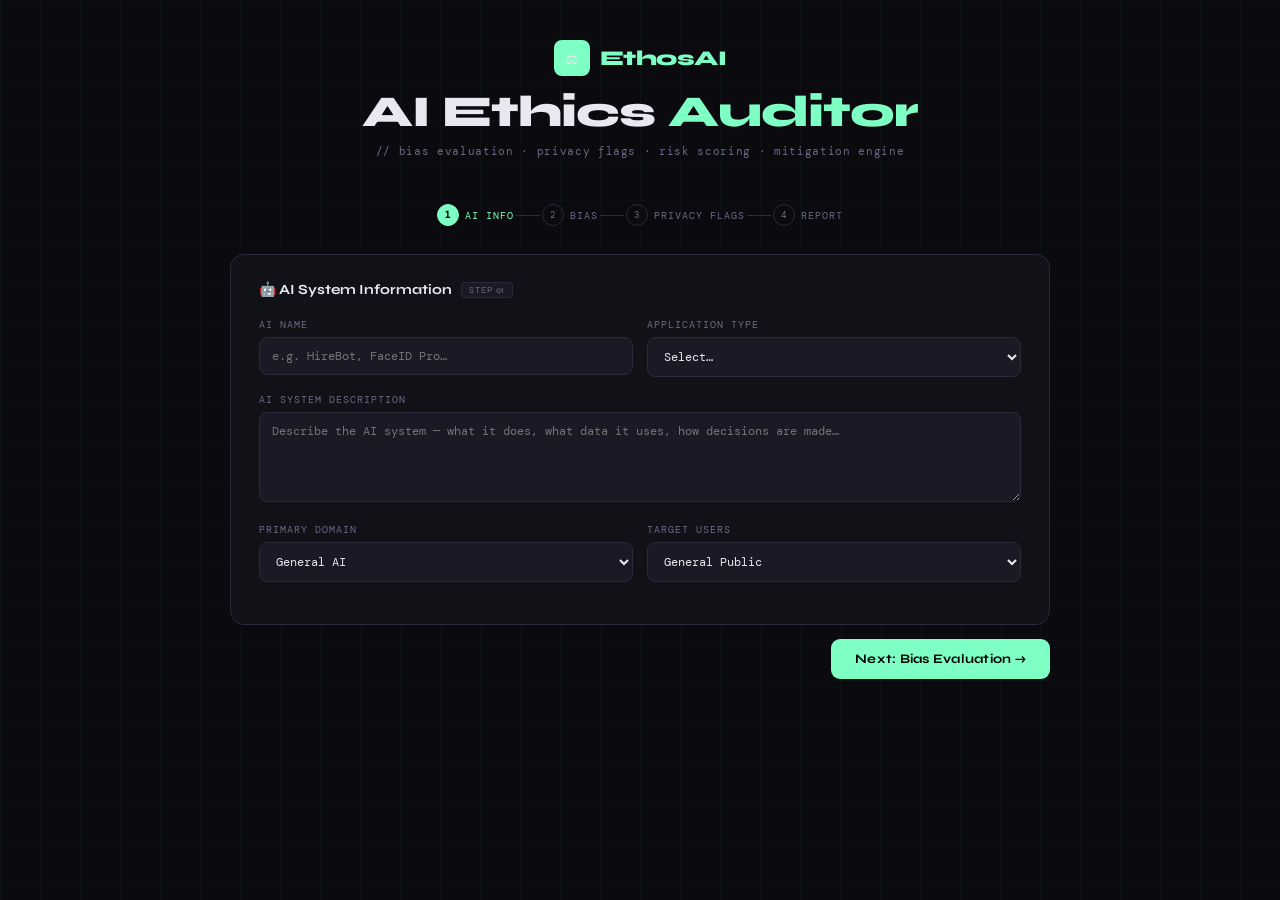
<file: index.html>
<!DOCTYPE html>
<html lang="en">
<head>
<meta charset="UTF-8">
<meta name="viewport" content="width=device-width, initial-scale=1.0">
<title>EthosAI — Ethics Auditor</title>
<link href="https://fonts.googleapis.com/css2?family=Syne:wght@700;800&family=DM+Mono:wght@400;500&display=swap" rel="stylesheet">
<link rel="stylesheet" href = "EthosAI.css">
</head>
<body>
<div class="wrap">

<header>
  <div class="logo">
    <div class="logo-box">⚖</div>
    <div class="logo-name">EthosAI</div>
  </div>
  <h1>AI Ethics <em>Auditor</em></h1>
  <p class="sub">// bias evaluation · privacy flags · risk scoring · mitigation engine</p>
</header>

<!-- STEP BAR — 4 steps -->
<div class="stepbar">
  <div class="step-item active" id="si1"><div class="snum">1</div><span>AI Info</span></div>
  <div class="sline"></div>
  <div class="step-item" id="si2"><div class="snum">2</div><span>Bias</span></div>
  <div class="sline"></div>
  <div class="step-item" id="si3"><div class="snum">3</div><span>Privacy Flags</span></div>
  <div class="sline"></div>
  <div class="step-item" id="si4"><div class="snum">4</div><span>Report</span></div>
</div>

<!-- ══════════════ STEP 1: AI INFO ══════════════ -->
<div id="s1">
  <div class="card">
    <div class="ctitle">🤖 AI System Information <span class="ctag">STEP 01</span></div>
    <div class="g2">
      <div class="field">
        <label class="flabel">AI Name</label>
        <input type="text" id="aiName" placeholder="e.g. HireBot, FaceID Pro…">
      </div>
      <div class="field">
        <label class="flabel">Application Type</label>
        <select id="aiType">
          <option value="">Select…</option>
          <option value="chatbot">Chatbot / Virtual Assistant</option>
          <option value="hiring">Hiring / Recruitment AI</option>
          <option value="recommendation">Recommendation System</option>
          <option value="medical">Medical / Health AI</option>
          <option value="surveillance">Surveillance / Monitoring</option>
          <option value="credit">Credit / Financial Scoring</option>
          <option value="autonomous">Autonomous System</option>
          <option value="face_recognition">Face Recognition System</option>
          <option value="content">Content Generation</option>
          <option value="other">Other</option>
        </select>
      </div>
    </div>
    <div class="field">
      <label class="flabel">AI System Description</label>
      <textarea id="purpose" placeholder="Describe the AI system — what it does, what data it uses, how decisions are made…"></textarea>
    </div>
    <div class="g2">
      <div class="field">
        <label class="flabel">Primary Domain</label>
        <select id="domain">
          <option value="general">General AI</option>
          <option value="healthcare">Healthcare</option>
          <option value="finance">Finance</option>
          <option value="hiring">Hiring</option>
          <option value="education">Education</option>
          <option value="surveillance">Surveillance</option>
          <option value="autonomous">Autonomous System</option>
          <option value="customer_support">Customer Support</option>
        </select>
      </div>
      <div class="field">
        <label class="flabel">Target Users</label>
        <select id="targetUsers">
          <option value="general">General Public</option>
          <option value="vulnerable">Vulnerable Groups / Children</option>
          <option value="employees">Employees</option>
          <option value="patients">Healthcare Patients</option>
          <option value="job_seekers">Job Seekers</option>
          <option value="enterprises">Enterprises</option>
        </select>
      </div>
    </div>
  </div>
  <div class="brow">
    <button class="btn primary" onclick="goStep(2)">Next: Bias Evaluation →</button>
  </div>
</div>

<!-- ══════════════ STEP 2: BIAS QUESTIONS ══════════════ -->
<div id="s2" style="display:none">
  <div class="card">
    <div class="ctitle">⚖️ Bias &amp; Fairness Evaluation <span class="ctag">STEP 02</span></div>
    <div class="qblock">

      <div class="qitem">
        <div class="qtext"><span class="qnum">Q1.</span> Have you ever felt that this AI responds unfairly or differently to certain people or groups?</div>
        <div class="opts">
          <div class="opt" onclick="pick('b1',0,this)"><div class="odot"></div><div class="olabel">Never</div><div class="oscore">0 pts</div></div>
          <div class="opt" onclick="pick('b1',1,this)"><div class="odot"></div><div class="olabel">Not sure</div><div class="oscore">1 pt</div></div>
          <div class="opt" onclick="pick('b1',2,this)"><div class="odot"></div><div class="olabel">Yes, sometimes</div><div class="oscore">2 pts</div></div>
        </div>
      </div>

      <div class="qitem">
        <div class="qtext"><span class="qnum">Q2.</span> Has the AI ever given responses that seemed stereotypical, offensive, or biased?</div>
        <div class="opts">
          <div class="opt" onclick="pick('b2',0,this)"><div class="odot"></div><div class="olabel">Never</div><div class="oscore">0 pts</div></div>
          <div class="opt" onclick="pick('b2',1,this)"><div class="odot"></div><div class="olabel">Rarely</div><div class="oscore">1 pt</div></div>
          <div class="opt" onclick="pick('b2',2,this)"><div class="odot"></div><div class="olabel">Often</div><div class="oscore">2 pts</div></div>
        </div>
      </div>

      <div class="qitem">
        <div class="qtext"><span class="qnum">Q3.</span> Do you notice the AI giving different answers for similar questions asked by different users?</div>
        <div class="opts">
          <div class="opt" onclick="pick('b3',0,this)"><div class="odot"></div><div class="olabel">No</div><div class="oscore">0 pts</div></div>
          <div class="opt" onclick="pick('b3',1,this)"><div class="odot"></div><div class="olabel">Not sure</div><div class="oscore">1 pt</div></div>
          <div class="opt" onclick="pick('b3',2,this)"><div class="odot"></div><div class="olabel">Yes</div><div class="oscore">2 pts</div></div>
        </div>
      </div>

      <div class="qitem">
        <div class="qtext"><span class="qnum">Q4.</span> Do you trust this AI to treat all users fairly regardless of gender, age, or background?</div>
        <div class="opts">
          <div class="opt" onclick="pick('b4',0,this)"><div class="odot"></div><div class="olabel">Yes</div><div class="oscore">0 pts</div></div>
          <div class="opt" onclick="pick('b4',1,this)"><div class="odot"></div><div class="olabel">Not sure</div><div class="oscore">1 pt</div></div>
          <div class="opt" onclick="pick('b4',2,this)"><div class="odot"></div><div class="olabel">No</div><div class="oscore">2 pts</div></div>
        </div>
      </div>

    </div>
  </div>
  <div class="brow">
    <button class="btn secondary" onclick="goStep(1)">← Back</button>
    <button class="btn primary" onclick="goStep(3)">Next: Privacy Flags →</button>
  </div>
</div>

<!-- ══════════════ STEP 3: PRIVACY FLAGS ══════════════ -->
<div id="s3" style="display:none">
  <div class="card">
    <div class="ctitle">🔐 Privacy Risk Flag Detection <span class="ctag">STEP 03</span></div>
    <p style="font-size:11px;color:#6b6b88;margin-bottom:18px;line-height:1.7">Select all privacy-related indicators that apply to this AI system. Each flag adds a weighted risk score to the Privacy dimension.</p>
    <div class="flag-grid">

      <div class="flag-item" onclick="toggleFlag('PRIVACY_PERSONAL_DATA_FLAG',5,this)">
        <div class="fchk"></div>
        <div>
          <span class="fname">Collects personal data (name, email, ID, etc.)</span>
          <span class="fscore">PRIVACY_PERSONAL_DATA_FLAG · +5 pts</span>
        </div>
      </div>

      <div class="flag-item" onclick="toggleFlag('PRIVACY_CAMERA_FLAG',4,this)">
        <div class="fchk"></div>
        <div>
          <span class="fname">Uses camera or image capture</span>
          <span class="fscore">PRIVACY_CAMERA_FLAG · +4 pts</span>
        </div>
      </div>

      <div class="flag-item" onclick="toggleFlag('PRIVACY_CLOUD_FLAG',3,this)">
        <div class="fchk"></div>
        <div>
          <span class="fname">Stores data in the cloud</span>
          <span class="fscore">PRIVACY_CLOUD_FLAG · +3 pts</span>
        </div>
      </div>

      <div class="flag-item" onclick="toggleFlag('PRIVACY_BIOMETRIC_FLAG',5,this)">
        <div class="fchk"></div>
        <div>
          <span class="fname">Stores or processes biometric data</span>
          <span class="fscore">PRIVACY_BIOMETRIC_FLAG · +5 pts</span>
        </div>
      </div>

      <div class="flag-item" onclick="toggleFlag('PRIVACY_NO_ENCRYPTION_FLAG',4,this)">
        <div class="fchk"></div>
        <div>
          <span class="fname">No encryption mentioned or implemented</span>
          <span class="fscore">PRIVACY_NO_ENCRYPTION_FLAG · +4 pts</span>
        </div>
      </div>

      <div class="flag-item" onclick="toggleFlag('PRIVACY_NO_CONSENT_FLAG',5,this)">
        <div class="fchk"></div>
        <div>
          <span class="fname">No user consent mechanism in place</span>
          <span class="fscore">PRIVACY_NO_CONSENT_FLAG · +5 pts</span>
        </div>
      </div>

    </div>
  </div>
  <div class="brow">
    <button class="btn secondary" onclick="goStep(2)">← Back</button>
    <button class="btn primary" onclick="runReport()">Generate Ethics Report ⚡</button>
  </div>
</div>

<!-- LOADING -->
<div id="loading">
  <div class="spin"></div>
  <p class="ltxt">// running bias analysis · calculating risk scores…</p>
</div>

<!-- ══════════════ STEP 4: REPORT ══════════════ -->
<div id="results">

  <!-- Overall Banner -->
  <div class="rbanner" id="rbanner">
    <div class="rhead">
      <div>
        <div class="rcatl">Ethical Risk Assessment</div>
        <div class="rcatn" id="rcatn">—</div>
        <div class="rsubn" id="rsubn">—</div>
      </div>
      <div class="rscorebl">
        <div class="rscore" id="rscore">—</div>
        <div class="rscorel">Final Score / 100</div>
      </div>
    </div>
    <div class="barwrap"><div class="barfill" id="rbarfill" style="width:0%"></div></div>
    <div class="barmarks">
      <span>0 LOW</span><span>25</span><span>50</span><span>75</span><span>100 CRITICAL</span>
    </div>
  </div>

  <!-- Formula Breakdown -->
  <div class="card" id="formulaCard" style="animation-delay:.05s">
    <div class="ctitle">📊 Weighted Score Formula <span class="ctag">CALCULATION</span></div>
    <p style="font-size:10px;color:#6b6b88;margin-bottom:14px;line-height:1.8;font-family:'DM Mono',monospace">
      Total = (Bias × 0.50) + (Privacy × 0.50) &nbsp;→&nbsp; Final Score = Total × 10 &nbsp;(0–100 scale)
    </p>
    <div class="formula-row" id="formulaRow"></div>
  </div>

  <!-- 2 Pillar Score Cards -->
  <div class="pgrid2" id="pgrid2"></div>

  <!-- Detected Privacy Flags -->
  <div class="card" style="animation-delay:.2s">
    <div class="ctitle">🚩 Detected Privacy Flags <span class="ctag">FLAG ANALYSIS</span></div>
    <div class="flag-section">
      <div class="flag-pills" id="privacyFlagPills"></div>
    </div>
  </div>

  <!-- Mitigation Suggestions -->
  <div class="card" style="animation-delay:.26s">
    <div class="ctitle">🛠️ Mitigation Suggestions <span class="ctag">ACTION PLAN</span></div>
    <ul class="sug-list" id="suglist"></ul>
  </div>

  <!-- Framework Reference -->
  <div class="card" style="animation-delay:.32s">
    <div class="ctitle">📚 Framework Reference <span class="ctag">INDUSTRY STANDARD</span></div>
    <p style="font-size:11px;color:#6b6b88;margin-bottom:12px;line-height:1.7">This assessment is based on internationally recognised AI ethics frameworks:</p>
    <div class="fw-row">
      <span class="fw-pill">EU AI Act</span>
      <span class="fw-pill">NIST AI RMF</span>
      <span class="fw-pill">ISO/IEC 23894</span>
      <span class="fw-pill">OECD AI Principles</span>
    </div>
  </div>

  <div class="frow">
    <div class="fmeta">Audited: <strong id="rname">—</strong> &nbsp;|&nbsp; Domain: <strong id="rdomain">—</strong></div>
    <button class="btn secondary" onclick="restart()">← New Audit</button>
  </div>
</div>

</div>

<script src ="EthosAI.js"></script>

</body>
</html>
</file>
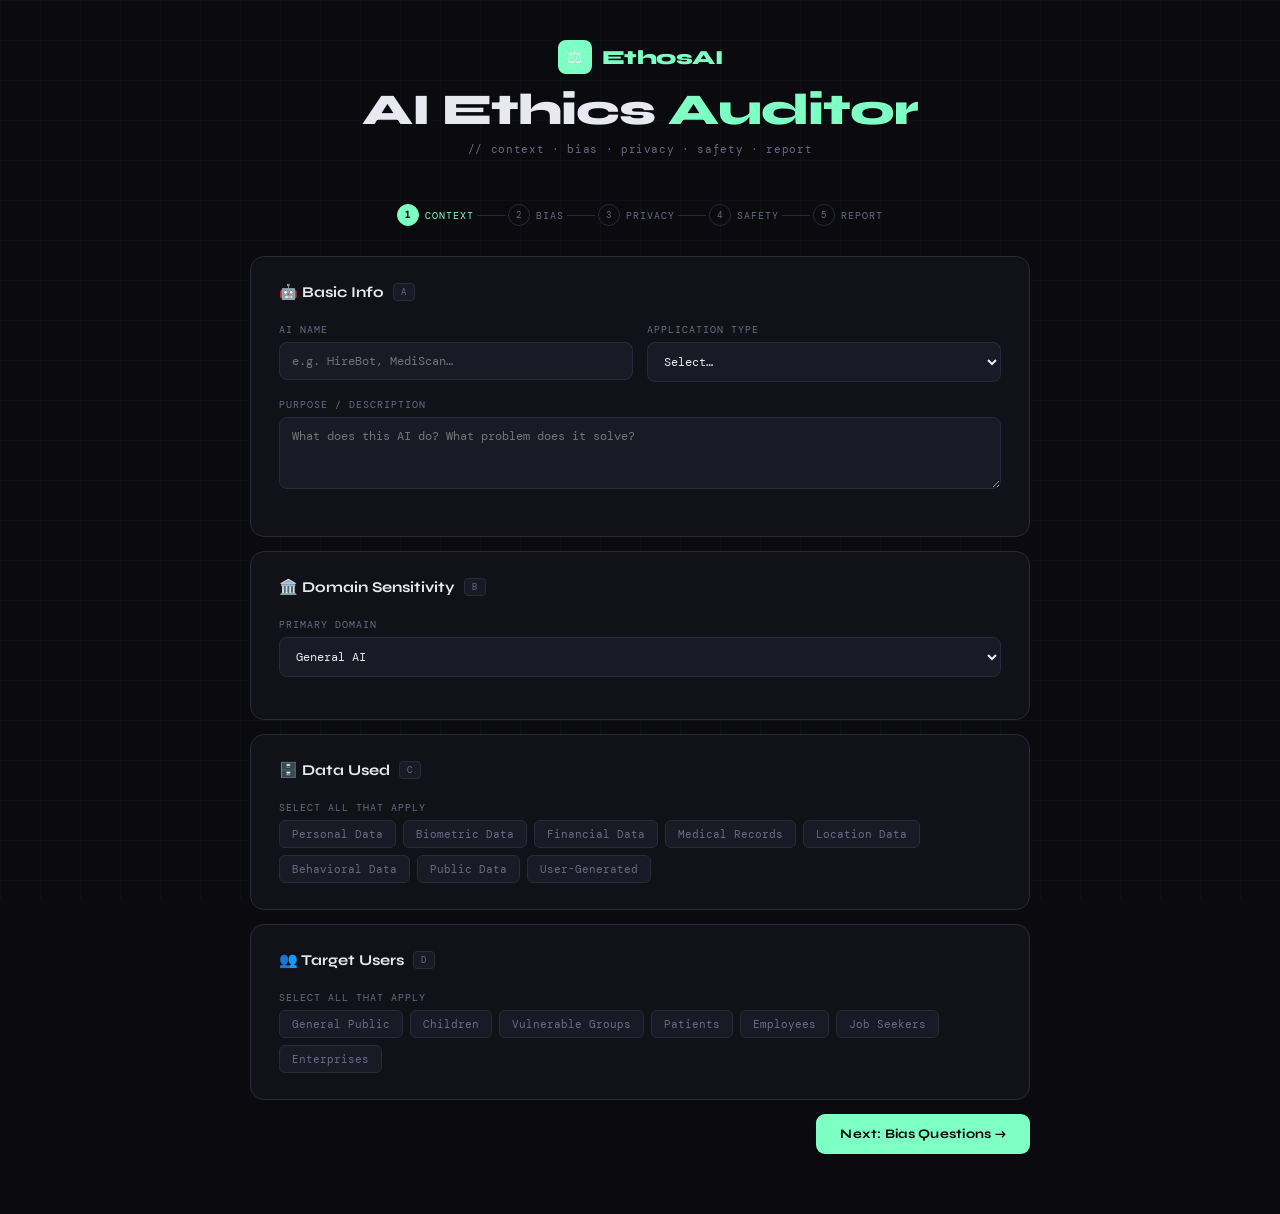
<file: ai-ethics-auditor (1).html>
<!DOCTYPE html>
<html lang="en">
<head>
<meta charset="UTF-8">
<meta name="viewport" content="width=device-width, initial-scale=1.0">
<title>EthosAI — Ethics Auditor</title>
<link href="https://fonts.googleapis.com/css2?family=Syne:wght@700;800&family=DM+Mono:wght@400;500&display=swap" rel="stylesheet">
<style>
*{box-sizing:border-box;margin:0;padding:0}
body{font-family:'DM Mono',monospace;background:#0a0a0f;color:#e8e8f0;min-height:100vh}
body::before{content:'';position:fixed;inset:0;background-image:linear-gradient(rgba(126,255,196,.03) 1px,transparent 1px),linear-gradient(90deg,rgba(126,255,196,.03) 1px,transparent 1px);background-size:40px 40px;pointer-events:none;z-index:0}
.wrap{max-width:820px;margin:0 auto;padding:0 20px 60px;position:relative;z-index:1}

/* header */
header{text-align:center;padding:40px 0 20px}
.logo{display:inline-flex;align-items:center;gap:10px;margin-bottom:12px}
.logo-box{width:34px;height:34px;background:#7effc4;border-radius:8px;display:flex;align-items:center;justify-content:center;font-size:17px}
.logo-name{font-family:'Syne',sans-serif;font-size:20px;font-weight:800;color:#7effc4;letter-spacing:-.5px}
h1{font-family:'Syne',sans-serif;font-size:clamp(26px,5vw,44px);font-weight:800;letter-spacing:-1px;line-height:1.1;margin-bottom:8px}
h1 em{font-style:normal;color:#7effc4}
.sub{color:#6b6b88;font-size:11px;letter-spacing:.06em}

/* step bar */
.stepbar{display:flex;align-items:center;justify-content:center;flex-wrap:wrap;gap:0;row-gap:10px;margin:28px 0 30px}
.step-item{display:flex;align-items:center;gap:6px;font-size:10px;letter-spacing:.1em;text-transform:uppercase;color:#6b6b88;transition:color .25s}
.step-item.active{color:#7effc4}
.step-item.done{color:#6b6b88}
.snum{width:22px;height:22px;border-radius:50%;border:1px solid #2a2a3a;display:flex;align-items:center;justify-content:center;font-size:9px;transition:all .25s;flex-shrink:0}
.step-item.active .snum{background:#7effc4;border-color:#7effc4;color:#000;font-weight:700}
.step-item.done .snum{background:#1a1a26;border-color:#7effc4;color:#7effc4}
.sline{width:28px;height:1px;background:#2a2a3a;margin:0 3px;flex-shrink:0}

/* card */
.card{background:#111118;border:1px solid #2a2a3a;border-radius:14px;padding:26px 28px;margin-bottom:14px;animation:up .3s ease both}
@keyframes up{from{opacity:0;transform:translateY(12px)}to{opacity:1;transform:translateY(0)}}
.ctitle{font-family:'Syne',sans-serif;font-size:15px;font-weight:700;margin-bottom:22px;display:flex;align-items:center;gap:9px}
.ctag{font-size:9px;background:#1a1a26;border:1px solid #2a2a3a;padding:2px 7px;border-radius:4px;color:#6b6b88;letter-spacing:.1em;font-family:'DM Mono',monospace;font-weight:400}

/* form */
.field{margin-bottom:16px}
.flabel{display:block;font-size:10px;letter-spacing:.1em;text-transform:uppercase;color:#6b6b88;margin-bottom:6px}
input[type=text],textarea,select{width:100%;background:#1a1a26;border:1px solid #2a2a3a;border-radius:8px;color:#e8e8f0;font-family:'DM Mono',monospace;font-size:12px;padding:10px 12px;outline:none;transition:border-color .2s}
input[type=text]:focus,textarea:focus,select:focus{border-color:#7effc4;box-shadow:0 0 0 2px rgba(126,255,196,.07)}
textarea{resize:vertical;min-height:72px}
select option{background:#1a1a26}
.g2{display:grid;grid-template-columns:1fr 1fr;gap:14px}
@media(max-width:560px){.g2{grid-template-columns:1fr}}

/* chips */
.chips{display:flex;flex-wrap:wrap;gap:7px}
.chip{padding:6px 12px;border-radius:6px;border:1px solid #2a2a3a;background:#1a1a26;color:#6b6b88;font-family:'DM Mono',monospace;font-size:11px;cursor:pointer;transition:all .15s;user-select:none}
.chip:hover{border-color:#7effc4;color:#e8e8f0}
.chip.on{background:rgba(126,255,196,.1);border-color:#7effc4;color:#7effc4}

/* ── MULTI-CHOICE QUESTIONS ── */
.qblock{display:flex;flex-direction:column;gap:0}
.qitem{padding:18px 0;border-bottom:1px solid #1a1a26}
.qitem:last-child{border-bottom:none}
.qtext{font-size:13px;color:#e8e8f0;line-height:1.6;margin-bottom:12px;font-weight:500}
.qnum{color:#7effc4;font-family:'Syne',sans-serif;font-weight:700;margin-right:6px}
.options{display:flex;flex-direction:column;gap:7px}
.opt{display:flex;align-items:center;gap:10px;padding:10px 14px;border-radius:8px;border:1px solid #2a2a3a;background:#1a1a26;cursor:pointer;transition:all .18s;user-select:none}
.opt:hover{border-color:#7effc4}
.opt.sel{background:rgba(126,255,196,.1);border-color:#7effc4}
.opt.sel .opt-dot{background:#7effc4;border-color:#7effc4}
.opt.sel .opt-label{color:#7effc4}
.opt-dot{width:14px;height:14px;border-radius:50%;border:1px solid #3a3a4a;background:transparent;flex-shrink:0;transition:all .18s}
.opt-label{font-size:12px;color:#9a9ab0;flex:1;transition:color .18s}
.opt-score{font-size:10px;color:#4a4a5a;letter-spacing:.05em;flex-shrink:0}

/* buttons */
.btn{display:inline-flex;align-items:center;gap:7px;padding:12px 24px;border-radius:9px;border:none;font-family:'Syne',sans-serif;font-size:13px;font-weight:700;cursor:pointer;transition:all .2s;letter-spacing:.02em}
.primary{background:#7effc4;color:#000}
.primary:hover{background:#9fffda;transform:translateY(-1px);box-shadow:0 8px 20px rgba(126,255,196,.2)}
.secondary{background:#1a1a26;color:#e8e8f0;border:1px solid #2a2a3a}
.secondary:hover{border-color:#7effc4}
.brow{display:flex;gap:9px;justify-content:flex-end;margin-top:10px;flex-wrap:wrap}

/* loading */
#loading{display:none;text-align:center;padding:60px}
.spin{width:36px;height:36px;border:2px solid #2a2a3a;border-top-color:#7effc4;border-radius:50%;margin:0 auto 14px;animation:rot .8s linear infinite}
@keyframes rot{to{transform:rotate(360deg)}}
.ltxt{color:#6b6b88;font-size:11px;letter-spacing:.1em}

/* ── RESULTS ── */
#results{display:none}
.rbanner{border-radius:14px;padding:26px 28px;margin-bottom:14px;position:relative;overflow:hidden;animation:up .4s ease both}
.rbanner::before{content:'';position:absolute;inset:0;opacity:.05;background:radial-gradient(circle at 20% 50%,currentColor 0%,transparent 60%)}
.rbanner.low   {background:rgba(126,255,196,.07);border:1px solid rgba(126,255,196,.25);color:#7effc4}
.rbanner.medium{background:rgba(255,209,102,.07);border:1px solid rgba(255,209,102,.25);color:#ffd166}
.rbanner.high  {background:rgba(255,107,107,.07);border:1px solid rgba(255,107,107,.25);color:#ff6b6b}
.rhead{display:flex;justify-content:space-between;align-items:flex-start;flex-wrap:wrap;gap:12px;margin-bottom:16px}
.rcatl{font-family:'Syne',sans-serif;font-size:10px;font-weight:700;letter-spacing:.2em;text-transform:uppercase;opacity:.6;margin-bottom:3px}
.rcatn{font-family:'Syne',sans-serif;font-size:24px;font-weight:800}
.rsubn{font-size:10px;opacity:.45;margin-top:3px}
.rscorebl{text-align:right}
.rscore{font-family:'Syne',sans-serif;font-size:50px;font-weight:800;line-height:1}
.rscorel{font-size:9px;opacity:.5;letter-spacing:.12em;text-transform:uppercase}
.barwrap{height:5px;background:rgba(255,255,255,.07);border-radius:99px;overflow:hidden}
.barfill{height:100%;border-radius:99px;transition:width 1s cubic-bezier(.16,1,.3,1);background:currentColor}
.barmarks{display:flex;justify-content:space-between;margin-top:4px;font-size:9px;opacity:.3;letter-spacing:.06em}

/* pillar cards */
.pgrid{display:grid;grid-template-columns:repeat(3,1fr);gap:11px;margin-bottom:14px}
@media(max-width:600px){.pgrid{grid-template-columns:1fr}}
.pcard{background:#111118;border:1px solid #2a2a3a;border-radius:12px;padding:20px;animation:up .4s ease both}
.pcard:nth-child(2){animation-delay:.07s}
.pcard:nth-child(3){animation-delay:.14s}
.phead{display:flex;justify-content:space-between;align-items:center;margin-bottom:10px}
.ptitle{font-family:'Syne',sans-serif;font-size:12px;font-weight:700;display:flex;align-items:center;gap:6px}
.pscore{font-family:'Syne',sans-serif;font-size:26px;font-weight:800}
.pbwrap{height:4px;background:#1a1a26;border-radius:99px;overflow:hidden;margin-bottom:9px}
.pb{height:100%;border-radius:99px;transition:width 1.1s cubic-bezier(.16,1,.3,1)}
.pbadge{display:inline-block;font-size:9px;letter-spacing:.1em;text-transform:uppercase;padding:2px 7px;border-radius:4px;font-weight:600;margin-bottom:8px}
.b-low {background:rgba(126,255,196,.12);color:#7effc4}
.b-med {background:rgba(255,209,102,.12);color:#ffd166}
.b-high{background:rgba(255,107,107,.12);color:#ff6b6b}
.pnote{font-size:10px;color:#6b6b88;line-height:1.6}
.qbreakdown{margin-top:10px;border-top:1px solid #1a1a26;padding-top:9px;display:flex;flex-direction:column;gap:6px}
.qbrow{display:flex;justify-content:space-between;gap:8px;font-size:10px;color:#6b6b88}
.qbrow .qans{flex-shrink:0;font-weight:600;font-size:10px}
.ans0{color:#7effc4}
.ans1{color:#ffd166}
.ans2{color:#ff6b6b}

/* score breakdown table */
.score-table{width:100%;border-collapse:collapse;margin-top:4px}
.score-table td{padding:8px 0;font-size:11px;border-bottom:1px solid #1a1a26}
.score-table tr:last-child td{border-bottom:none}
.score-table .td-label{color:#6b6b88}
.score-table .td-val{text-align:right;font-weight:700;font-family:'Syne',sans-serif;font-size:13px}

/* suggestions */
.suglist{list-style:none}
.sugitem{display:flex;gap:12px;padding:14px 0;border-bottom:1px solid #1a1a26;animation:up .35s ease both}
.sugitem:last-child{border-bottom:none}
.sugicon{width:28px;height:28px;border-radius:7px;background:rgba(126,255,196,.07);display:flex;align-items:center;justify-content:center;font-size:13px;flex-shrink:0;margin-top:1px}
.sugtitle{font-family:'Syne',sans-serif;font-size:12px;font-weight:700;margin-bottom:3px}
.sugdesc{font-size:11px;color:#6b6b88;line-height:1.6}
.pbadge2{display:inline-block;font-size:9px;letter-spacing:.1em;text-transform:uppercase;padding:2px 6px;border-radius:4px;margin-left:6px;font-weight:600}
.frow{display:flex;justify-content:space-between;align-items:center;flex-wrap:wrap;gap:10px;margin-top:6px}
.fmeta{font-size:11px;color:#6b6b88}
.fmeta strong{color:#e8e8f0}
</style>
</head>
<body>
<div class="wrap">

<header>
  <div class="logo">
    <div class="logo-box">⚖</div>
    <div class="logo-name">EthosAI</div>
  </div>
  <h1>AI Ethics <em>Auditor</em></h1>
  <p class="sub">// context · bias · privacy · safety · report</p>
</header>

<!-- STEP BAR -->
<div class="stepbar">
  <div class="step-item active" id="si1"><div class="snum">1</div><span>Context</span></div>
  <div class="sline"></div>
  <div class="step-item" id="si2"><div class="snum">2</div><span>Bias</span></div>
  <div class="sline"></div>
  <div class="step-item" id="si3"><div class="snum">3</div><span>Privacy</span></div>
  <div class="sline"></div>
  <div class="step-item" id="si4"><div class="snum">4</div><span>Safety</span></div>
  <div class="sline"></div>
  <div class="step-item" id="si5"><div class="snum">5</div><span>Report</span></div>
</div>

<!-- ══════════════════ STEP 1: CONTEXT ══════════════════ -->
<div id="s1">
  <div class="card">
    <div class="ctitle">🤖 Basic Info <span class="ctag">A</span></div>
    <div class="g2">
      <div class="field">
        <label class="flabel">AI Name</label>
        <input type="text" id="aiName" placeholder="e.g. HireBot, MediScan…">
      </div>
      <div class="field">
        <label class="flabel">Application Type</label>
        <select id="aiType">
          <option value="">Select…</option>
          <option value="chatbot">Chatbot / Virtual Assistant</option>
          <option value="hiring">Hiring / Recruitment AI</option>
          <option value="recommendation">Recommendation System</option>
          <option value="medical">Medical / Health AI</option>
          <option value="content">Content Generation</option>
          <option value="surveillance">Surveillance / Monitoring</option>
          <option value="credit">Credit / Financial Scoring</option>
          <option value="autonomous">Autonomous System</option>
          <option value="other">Other</option>
        </select>
      </div>
    </div>
    <div class="field">
      <label class="flabel">Purpose / Description</label>
      <textarea id="purpose" placeholder="What does this AI do? What problem does it solve?"></textarea>
    </div>
  </div>

  <div class="card">
    <div class="ctitle">🏛️ Domain Sensitivity <span class="ctag">B</span></div>
    <div class="field">
      <label class="flabel">Primary Domain</label>
      <select id="domain">
        <option value="general">General AI</option>
        <option value="healthcare">Healthcare</option>
        <option value="finance">Finance</option>
        <option value="hiring">Hiring</option>
        <option value="education">Education</option>
        <option value="customer_support">Customer Support</option>
        <option value="surveillance">Surveillance</option>
        <option value="autonomous">Autonomous System</option>
      </select>
    </div>
  </div>

  <div class="card">
    <div class="ctitle">🗄️ Data Used <span class="ctag">C</span></div>
    <label class="flabel">Select all that apply</label>
    <div class="chips" id="dataChips">
      <div class="chip" onclick="this.classList.toggle('on')">Personal Data</div>
      <div class="chip" onclick="this.classList.toggle('on')">Biometric Data</div>
      <div class="chip" onclick="this.classList.toggle('on')">Financial Data</div>
      <div class="chip" onclick="this.classList.toggle('on')">Medical Records</div>
      <div class="chip" onclick="this.classList.toggle('on')">Location Data</div>
      <div class="chip" onclick="this.classList.toggle('on')">Behavioral Data</div>
      <div class="chip" onclick="this.classList.toggle('on')">Public Data</div>
      <div class="chip" onclick="this.classList.toggle('on')">User-Generated</div>
    </div>
  </div>

  <div class="card">
    <div class="ctitle">👥 Target Users <span class="ctag">D</span></div>
    <label class="flabel">Select all that apply</label>
    <div class="chips" id="userChips">
      <div class="chip" onclick="this.classList.toggle('on')">General Public</div>
      <div class="chip" onclick="this.classList.toggle('on')">Children</div>
      <div class="chip" onclick="this.classList.toggle('on')">Vulnerable Groups</div>
      <div class="chip" onclick="this.classList.toggle('on')">Patients</div>
      <div class="chip" onclick="this.classList.toggle('on')">Employees</div>
      <div class="chip" onclick="this.classList.toggle('on')">Job Seekers</div>
      <div class="chip" onclick="this.classList.toggle('on')">Enterprises</div>
    </div>
  </div>

  <div class="brow">
    <button class="btn primary" onclick="goStep(2)">Next: Bias Questions →</button>
  </div>
</div>

<!-- ══════════════════ STEP 2: BIAS ══════════════════ -->
<div id="s2" style="display:none">
  <div class="card">
    <div class="ctitle">⚖️ Bias Assessment <span class="ctag">STEP 02</span></div>
    <div class="qblock">

      <div class="qitem">
        <div class="qtext"><span class="qnum">Q1.</span>Have you ever felt that this AI responds unfairly or differently to certain people or groups?</div>
        <div class="options">
          <div class="opt" onclick="pick('b1',0,this)"><div class="opt-dot"></div><div class="opt-label">Never</div><div class="opt-score">0 pts</div></div>
          <div class="opt" onclick="pick('b1',1,this)"><div class="opt-dot"></div><div class="opt-label">Not sure</div><div class="opt-score">1 pt</div></div>
          <div class="opt" onclick="pick('b1',2,this)"><div class="opt-dot"></div><div class="opt-label">Yes, sometimes</div><div class="opt-score">2 pts</div></div>
        </div>
      </div>

      <div class="qitem">
        <div class="qtext"><span class="qnum">Q2.</span>Has the AI ever given responses that seemed stereotypical, offensive, or biased?</div>
        <div class="options">
          <div class="opt" onclick="pick('b2',0,this)"><div class="opt-dot"></div><div class="opt-label">Never</div><div class="opt-score">0 pts</div></div>
          <div class="opt" onclick="pick('b2',1,this)"><div class="opt-dot"></div><div class="opt-label">Rarely</div><div class="opt-score">1 pt</div></div>
          <div class="opt" onclick="pick('b2',2,this)"><div class="opt-dot"></div><div class="opt-label">Often</div><div class="opt-score">2 pts</div></div>
        </div>
      </div>

      <div class="qitem">
        <div class="qtext"><span class="qnum">Q3.</span>Do you notice the AI giving different answers for similar questions asked by different users?</div>
        <div class="options">
          <div class="opt" onclick="pick('b3',0,this)"><div class="opt-dot"></div><div class="opt-label">No</div><div class="opt-score">0 pts</div></div>
          <div class="opt" onclick="pick('b3',1,this)"><div class="opt-dot"></div><div class="opt-label">Not sure</div><div class="opt-score">1 pt</div></div>
          <div class="opt" onclick="pick('b3',2,this)"><div class="opt-dot"></div><div class="opt-label">Yes</div><div class="opt-score">2 pts</div></div>
        </div>
      </div>

      <div class="qitem">
        <div class="qtext"><span class="qnum">Q4.</span>Do you trust this AI to treat all users fairly regardless of gender, age, or background?</div>
        <div class="options">
          <div class="opt" onclick="pick('b4',0,this)"><div class="opt-dot"></div><div class="opt-label">Yes</div><div class="opt-score">0 pts</div></div>
          <div class="opt" onclick="pick('b4',1,this)"><div class="opt-dot"></div><div class="opt-label">Not sure</div><div class="opt-score">1 pt</div></div>
          <div class="opt" onclick="pick('b4',2,this)"><div class="opt-dot"></div><div class="opt-label">No</div><div class="opt-score">2 pts</div></div>
        </div>
      </div>

    </div>
  </div>
  <div class="brow">
    <button class="btn secondary" onclick="goStep(1)">← Back</button>
    <button class="btn primary" onclick="goStep(3)">Next: Privacy →</button>
  </div>
</div>

<!-- ══════════════════ STEP 3: PRIVACY ══════════════════ -->
<div id="s3" style="display:none">
  <div class="card">
    <div class="ctitle">🔐 Privacy Assessment <span class="ctag">STEP 03</span></div>
    <div class="qblock">

      <div class="qitem">
        <div class="qtext"><span class="qnum">Q1.</span>Does this AI ask for or collect your personal information (such as name, email, location, etc.)?</div>
        <div class="options">
          <div class="opt" onclick="pick('p1',0,this)"><div class="opt-dot"></div><div class="opt-label">No</div><div class="opt-score">0 pts</div></div>
          <div class="opt" onclick="pick('p1',1,this)"><div class="opt-dot"></div><div class="opt-label">Not sure</div><div class="opt-score">1 pt</div></div>
          <div class="opt" onclick="pick('p1',2,this)"><div class="opt-dot"></div><div class="opt-label">Yes</div><div class="opt-score">2 pts</div></div>
        </div>
      </div>

      <div class="qitem">
        <div class="qtext"><span class="qnum">Q2.</span>Do you feel comfortable sharing your personal data with this AI?</div>
        <div class="options">
          <div class="opt" onclick="pick('p2',0,this)"><div class="opt-dot"></div><div class="opt-label">Yes</div><div class="opt-score">0 pts</div></div>
          <div class="opt" onclick="pick('p2',1,this)"><div class="opt-dot"></div><div class="opt-label">Not sure</div><div class="opt-score">1 pt</div></div>
          <div class="opt" onclick="pick('p2',2,this)"><div class="opt-dot"></div><div class="opt-label">No</div><div class="opt-score">2 pts</div></div>
        </div>
      </div>

      <div class="qitem">
        <div class="qtext"><span class="qnum">Q3.</span>Has the AI ever asked for sensitive information that seemed unnecessary?</div>
        <div class="options">
          <div class="opt" onclick="pick('p3',0,this)"><div class="opt-dot"></div><div class="opt-label">Never</div><div class="opt-score">0 pts</div></div>
          <div class="opt" onclick="pick('p3',1,this)"><div class="opt-dot"></div><div class="opt-label">Not sure</div><div class="opt-score">1 pt</div></div>
          <div class="opt" onclick="pick('p3',2,this)"><div class="opt-dot"></div><div class="opt-label">Yes</div><div class="opt-score">2 pts</div></div>
        </div>
      </div>

      <div class="qitem">
        <div class="qtext"><span class="qnum">Q4.</span>Do you trust that your data is handled securely and not misused by this AI?</div>
        <div class="options">
          <div class="opt" onclick="pick('p4',0,this)"><div class="opt-dot"></div><div class="opt-label">Yes</div><div class="opt-score">0 pts</div></div>
          <div class="opt" onclick="pick('p4',1,this)"><div class="opt-dot"></div><div class="opt-label">Not sure</div><div class="opt-score">1 pt</div></div>
          <div class="opt" onclick="pick('p4',2,this)"><div class="opt-dot"></div><div class="opt-label">No</div><div class="opt-score">2 pts</div></div>
        </div>
      </div>

    </div>
  </div>
  <div class="brow">
    <button class="btn secondary" onclick="goStep(2)">← Back</button>
    <button class="btn primary" onclick="goStep(4)">Next: Safety →</button>
  </div>
</div>

<!-- ══════════════════ STEP 4: SAFETY ══════════════════ -->
<div id="s4" style="display:none">
  <div class="card">
    <div class="ctitle">🛡️ Safety Assessment <span class="ctag">STEP 04</span></div>
    <div class="qblock">

      <div class="qitem">
        <div class="qtext"><span class="qnum">Q1.</span>Could incorrect or misleading answers from this AI cause harm or serious problems?</div>
        <div class="options">
          <div class="opt" onclick="pick('s1',0,this)"><div class="opt-dot"></div><div class="opt-label">No</div><div class="opt-score">0 pts</div></div>
          <div class="opt" onclick="pick('s1',1,this)"><div class="opt-dot"></div><div class="opt-label">Not sure</div><div class="opt-score">1 pt</div></div>
          <div class="opt" onclick="pick('s1',2,this)"><div class="opt-dot"></div><div class="opt-label">Yes</div><div class="opt-score">2 pts</div></div>
        </div>
      </div>

      <div class="qitem">
        <div class="qtext"><span class="qnum">Q2.</span>Have you ever received inaccurate or harmful suggestions from this AI?</div>
        <div class="options">
          <div class="opt" onclick="pick('s2',0,this)"><div class="opt-dot"></div><div class="opt-label">Never</div><div class="opt-score">0 pts</div></div>
          <div class="opt" onclick="pick('s2',1,this)"><div class="opt-dot"></div><div class="opt-label">Rarely</div><div class="opt-score">1 pt</div></div>
          <div class="opt" onclick="pick('s2',2,this)"><div class="opt-dot"></div><div class="opt-label">Yes</div><div class="opt-score">2 pts</div></div>
        </div>
      </div>

      <div class="qitem">
        <div class="qtext"><span class="qnum">Q3.</span>Do you feel the need to verify important information given by this AI before acting on it?</div>
        <div class="options">
          <div class="opt" onclick="pick('s3',0,this)"><div class="opt-dot"></div><div class="opt-label">No</div><div class="opt-score">0 pts</div></div>
          <div class="opt" onclick="pick('s3',1,this)"><div class="opt-dot"></div><div class="opt-label">Sometimes</div><div class="opt-score">1 pt</div></div>
          <div class="opt" onclick="pick('s3',2,this)"><div class="opt-dot"></div><div class="opt-label">Yes</div><div class="opt-score">2 pts</div></div>
        </div>
      </div>

      <div class="qitem">
        <div class="qtext"><span class="qnum">Q4.</span>Do you think using this AI without human supervision could be risky?</div>
        <div class="options">
          <div class="opt" onclick="pick('s4',0,this)"><div class="opt-dot"></div><div class="opt-label">No</div><div class="opt-score">0 pts</div></div>
          <div class="opt" onclick="pick('s4',1,this)"><div class="opt-dot"></div><div class="opt-label">Not sure</div><div class="opt-score">1 pt</div></div>
          <div class="opt" onclick="pick('s4',2,this)"><div class="opt-dot"></div><div class="opt-label">Yes</div><div class="opt-score">2 pts</div></div>
        </div>
      </div>

    </div>
  </div>
  <div class="brow">
    <button class="btn secondary" onclick="goStep(3)">← Back</button>
    <button class="btn primary" onclick="runReport()">Generate Report ⚡</button>
  </div>
</div>

<!-- LOADING -->
<div id="loading">
  <div class="spin"></div>
  <p class="ltxt">// computing ethics report…</p>
</div>

<!-- ══════════════════ STEP 5: REPORT ══════════════════ -->
<div id="results">

  <!-- Overall Banner -->
  <div class="rbanner" id="rbanner">
    <div class="rhead">
      <div>
        <div class="rcatl">Overall Ethics Risk</div>
        <div class="rcatn" id="rcatn">—</div>
        <div class="rsubn" id="rsubn">—</div>
      </div>
      <div class="rscorebl">
        <div class="rscore" id="rscore">—</div>
        <div class="rscorel">Total Score / 24</div>
      </div>
    </div>
    <div class="barwrap"><div class="barfill" id="rbarfill" style="width:0%"></div></div>
    <div class="barmarks"><span>0 — LOW</span><span>12</span><span>HIGH — 24</span></div>
  </div>

  <!-- 3 Pillar Cards -->
  <div class="pgrid" id="pgrid"></div>

  <!-- Score Summary Table -->
  <div class="card" style="animation-delay:.2s">
    <div class="ctitle">🧮 Score Breakdown <span class="ctag">CALCULATION</span></div>
    <table class="score-table" id="scoreTable"></table>
  </div>

  <!-- Recommendations -->
  <div class="card" style="animation-delay:.28s">
    <div class="ctitle">💡 Recommendations <span class="ctag">ACTION PLAN</span></div>
    <ul class="suglist" id="suglist"></ul>
  </div>

  <div class="frow">
    <div class="fmeta">Audited: <strong id="rname">—</strong> &nbsp;|&nbsp; Domain: <strong id="rdomain">—</strong></div>
    <button class="btn secondary" onclick="restart()">← New Audit</button>
  </div>
</div>

</div><!-- /wrap -->

<script>
// ── answer store: { id: score_value } ──
var ANS = {};

// ── step navigation ──────────────────────────────────
function goStep(n) {
  for (var i = 1; i <= 4; i++) {
    document.getElementById('s' + i).style.display = (i === n) ? 'block' : 'none';
  }
  document.getElementById('results').style.display = 'none';
  updateBar(n);
  window.scrollTo({ top: 0, behavior: 'smooth' });
}

function updateBar(active) {
  for (var i = 1; i <= 5; i++) {
    var el = document.getElementById('si' + i);
    el.classList.remove('active', 'done');
    if (i < active)  el.classList.add('done');
    if (i === active) el.classList.add('active');
  }
}

// ── option picker ────────────────────────────────────
function pick(qid, val, el) {
  // deselect all options in the same qitem
  var siblings = el.parentElement.querySelectorAll('.opt');
  for (var i = 0; i < siblings.length; i++) {
    siblings[i].classList.remove('sel');
  }
  el.classList.add('sel');
  ANS[qid] = val;
}

// ── get active chips ─────────────────────────────────
function getChips(id) {
  var result = [];
  var all = document.querySelectorAll('#' + id + ' .chip.on');
  for (var i = 0; i < all.length; i++) {
    result.push(all[i].textContent.trim());
  }
  return result;
}

// ── score a pillar (4 questions, each 0/1/2) ─────────
function scorePillar(ids) {
  var total = 0;
  var details = [];
  for (var i = 0; i < ids.length; i++) {
    var v = (ANS[ids[i]] !== undefined) ? ANS[ids[i]] : 0;
    total += v;
    details.push({ id: ids[i], val: v });
  }
  return { score: total, details: details };
}

// ── risk level from score (0-8 per pillar) ───────────
function riskLevel(score) {
  if (score <= 2) return 'low';
  if (score <= 5) return 'medium';
  return 'high';
}
function riskLabel(score) {
  if (score <= 2) return 'Low Risk ✅';
  if (score <= 5) return 'Medium Risk ⚠️';
  return 'High Risk 🚨';
}
function riskColor(score) {
  if (score <= 2) return '#7effc4';
  if (score <= 5) return '#ffd166';
  return '#ff6b6b';
}
function bCls(score) {
  if (score <= 2) return 'b-low';
  if (score <= 5) return 'b-med';
  return 'b-high';
}

var DOMAIN_LABEL = {
  healthcare:'Healthcare', finance:'Finance', hiring:'Hiring',
  education:'Education', customer_support:'Customer Support',
  surveillance:'Surveillance', autonomous:'Autonomous System', general:'General AI'
};

var Q_LABELS = {
  b1:'Unfair to certain groups?', b2:'Stereotypical/offensive?',
  b3:'Different answers per user?', b4:'Trusts fairness?',
  p1:'Collects personal info?', p2:'Comfortable sharing data?',
  p3:'Asked unnecessary data?', p4:'Trusts data security?',
  s1:'Can wrong output cause harm?', s2:'Received harmful suggestions?',
  s3:'Need to verify before acting?', s4:'Risky without supervision?'
};

// ── pillar notes ─────────────────────────────────────
function getNote(pillar, score) {
  var notes = {
    bias: [
      'Low bias detected. The AI appears to treat users fairly across groups.',
      'Moderate bias risk. Some inconsistencies or unfair patterns may exist.',
      'High bias risk. The AI shows signs of unfair treatment — urgent review needed.'
    ],
    privacy: [
      'Privacy risk is low. Data handling appears appropriate.',
      'Moderate privacy concern. Review what data is collected and how it is used.',
      'High privacy risk. Data collection or handling practices need immediate attention.'
    ],
    safety: [
      'Safety risk is low. The AI appears to operate within safe boundaries.',
      'Moderate safety concern. Human oversight is recommended for key decisions.',
      'High safety risk. Incorrect outputs could cause harm — safeguards are critical.'
    ]
  };
  var lvl = score <= 2 ? 0 : score <= 5 ? 1 : 2;
  return notes[pillar][lvl];
}

// ── main report ──────────────────────────────────────
function runReport() {
  for (var i = 1; i <= 4; i++) {
    document.getElementById('s' + i).style.display = 'none';
  }
  document.getElementById('loading').style.display = 'block';
  document.getElementById('results').style.display = 'none';

  setTimeout(function() {
    document.getElementById('loading').style.display = 'none';

    var name   = document.getElementById('aiName').value.trim() || 'Unnamed AI';
    var domain = document.getElementById('domain').value || 'general';
    var dataUsed = getChips('dataChips');
    var users    = getChips('userChips');

    // score each pillar
    var bias    = scorePillar(['b1','b2','b3','b4']);
    var privacy = scorePillar(['p1','p2','p3','p4']);
    var safety  = scorePillar(['s1','s2','s3','s4']);

    var totalScore = bias.score + privacy.score + safety.score; // max = 24
    var pct = Math.round((totalScore / 24) * 100);

    // overall risk based on total (0-24)
    var overallCat = totalScore <= 7 ? 'low' : totalScore <= 15 ? 'medium' : 'high';
    var overallLabel = { low: 'LOW RISK', medium: 'MEDIUM RISK', high: 'HIGH RISK' };

    // ── banner ──
    document.getElementById('results').style.display = 'block';
    updateBar(5);

    document.getElementById('rbanner').className = 'rbanner ' + overallCat;
    document.getElementById('rcatn').textContent  = overallLabel[overallCat];
    document.getElementById('rsubn').textContent  = name + '  ·  ' + (DOMAIN_LABEL[domain] || 'General AI');
    document.getElementById('rscore').textContent = totalScore;
    document.getElementById('rname').textContent  = name;
    document.getElementById('rdomain').textContent = DOMAIN_LABEL[domain] || 'General AI';

    setTimeout(function() {
      document.getElementById('rbarfill').style.width = pct + '%';
    }, 120);

    // ── 3 pillar cards ──
    var pillars = [
      { key: 'bias',    icon: '⚖️',  label: 'Bias',    data: bias    },
      { key: 'privacy', icon: '🔐', label: 'Privacy', data: privacy },
      { key: 'safety',  icon: '🛡️',  label: 'Safety',  data: safety  }
    ];

    var pgHtml = '';
    for (var pi = 0; pi < pillars.length; pi++) {
      var p = pillars[pi];
      var sc = p.data.score;
      var col = riskColor(sc);
      var barPct = Math.round((sc / 8) * 100);

      var breakdown = '';
      for (var di = 0; di < p.data.details.length; di++) {
        var d = p.data.details[di];
        var qnum = 'Q' + (di + 1);
        var short = Q_LABELS[d.id] || d.id;
        var ansCls = d.val === 0 ? 'ans0' : d.val === 1 ? 'ans1' : 'ans2';
        var ansLbl = d.val + ' pt' + (d.val !== 1 ? 's' : '');
        breakdown += '<div class="qbrow"><span>' + qnum + ': ' + short + '</span><span class="qans ' + ansCls + '">' + ansLbl + '</span></div>';
      }

      pgHtml += '<div class="pcard" style="animation-delay:' + (pi * 0.08) + 's">' +
        '<div class="phead">' +
          '<div class="ptitle">' + p.icon + ' ' + p.label + '</div>' +
          '<div class="pscore" style="color:' + col + '">' + sc + '<span style="font-size:12px;opacity:.4">/8</span></div>' +
        '</div>' +
        '<div class="pbwrap"><div class="pb" id="pb_' + p.key + '" style="width:0%;background:' + col + '"></div></div>' +
        '<span class="pbadge ' + bCls(sc) + '">' + riskLabel(sc) + '</span>' +
        '<div class="pnote">' + getNote(p.key, sc) + '</div>' +
        '<div class="qbreakdown">' + breakdown + '</div>' +
      '</div>';
    }
    document.getElementById('pgrid').innerHTML = pgHtml;

    setTimeout(function() {
      for (var pi2 = 0; pi2 < pillars.length; pi2++) {
        var el = document.getElementById('pb_' + pillars[pi2].key);
        var sc2 = pillars[pi2].data.score;
        if (el) el.style.width = Math.round((sc2 / 8) * 100) + '%';
      }
    }, 200);

    // ── score summary table ──
    var tHtml =
      '<tr><td class="td-label">⚖️ Bias Score</td><td class="td-val" style="color:' + riskColor(bias.score) + '">' + bias.score + ' / 8 &nbsp; <span style="font-size:10px">(' + riskLabel(bias.score) + ')</span></td></tr>' +
      '<tr><td class="td-label">🔐 Privacy Score</td><td class="td-val" style="color:' + riskColor(privacy.score) + '">' + privacy.score + ' / 8 &nbsp; <span style="font-size:10px">(' + riskLabel(privacy.score) + ')</span></td></tr>' +
      '<tr><td class="td-label">🛡️ Safety Score</td><td class="td-val" style="color:' + riskColor(safety.score) + '">' + safety.score + ' / 8 &nbsp; <span style="font-size:10px">(' + riskLabel(safety.score) + ')</span></td></tr>' +
      '<tr style="border-top:1px solid #2a2a3a"><td class="td-label" style="font-weight:700;color:#e8e8f0">Total Risk Score</td><td class="td-val" style="color:' + riskColor(totalScore <= 7 ? 0 : totalScore <= 15 ? 4 : 7) + '">' + totalScore + ' / 24</td></tr>';
    document.getElementById('scoreTable').innerHTML = tHtml;

    // ── suggestions ──
    var sugs = [];
    function addS(icon, title, desc, prio) { sugs.push({ icon: icon, title: title, desc: desc, prio: prio }); }

    if (bias.score >= 3)
      addS('⚖️', 'Address Bias Issues',
        bias.score >= 6
          ? 'High bias detected. Conduct an urgent bias audit, diversify training data, and test outputs across demographic groups using IBM AI Fairness 360.'
          : 'Moderate bias signals found. Review model outputs across user groups and set up fairness monitoring dashboards.',
        bias.score >= 6 ? 'high' : 'medium');

    if (privacy.score >= 3)
      addS('🔐', 'Strengthen Privacy Practices',
        privacy.score >= 6
          ? 'Critical privacy risk. Immediately review what data is collected, ensure consent is obtained, and enforce encryption at rest and in transit.'
          : 'Some privacy concerns. Audit data collection points, review consent flows, and ensure only necessary data is stored.',
        privacy.score >= 6 ? 'high' : 'medium');

    if (safety.score >= 3)
      addS('🛡️', 'Improve Safety Safeguards',
        safety.score >= 6
          ? 'High safety risk identified. Add human-in-the-loop review for critical outputs, implement fail-safe mechanisms, and restrict unsupervised deployment.'
          : 'Moderate safety concern. Add warning labels on AI outputs for important decisions and consider human review for high-stakes use cases.',
        safety.score >= 6 ? 'high' : 'medium');

    // context-based suggestions
    var sensData = ['Biometric Data','Medical Records','Financial Data','Location Data','Behavioral Data'];
    var vulnUsers = ['Children','Vulnerable Groups','Patients'];
    var senCount = 0;
    for (var di2 = 0; di2 < dataUsed.length; di2++) {
      if (sensData.indexOf(dataUsed[di2]) >= 0) senCount++;
    }
    var vulnCount = 0;
    for (var ui = 0; ui < users.length; ui++) {
      if (vulnUsers.indexOf(users[ui]) >= 0) vulnCount++;
    }

    if (senCount > 0)
      addS('📋', 'Data Governance Policy',
        senCount + ' sensitive data type(s) detected. Conduct a Data Protection Impact Assessment (DPIA) and ensure GDPR/CCPA compliance.',
        senCount > 2 ? 'high' : 'medium');

    if (vulnCount > 0)
      addS('👥', 'Protect Vulnerable Users',
        'Vulnerable populations are in scope. Add extra consent flows, simplify interfaces, and consult safeguarding or child safety experts.',
        'high');

    if (sugs.length === 0)
      addS('✅', 'All Clear — Keep It Up!',
        'Your AI scores well across all three ethical dimensions. Continue periodic reviews and document your processes.',
        'low');

    var prioCls = { high: 'b-high', medium: 'b-med', low: 'b-low' };
    var sugHtml = '';
    for (var si2 = 0; si2 < sugs.length; si2++) {
      var s = sugs[si2];
      sugHtml += '<li class="sugitem" style="animation-delay:' + (si2 * 0.07) + 's">' +
        '<div class="sugicon">' + s.icon + '</div>' +
        '<div>' +
          '<div class="sugtitle">' + s.title +
            '<span class="pbadge2 ' + prioCls[s.prio] + '">' + s.prio.toUpperCase() + '</span>' +
          '</div>' +
          '<div class="sugdesc">' + s.desc + '</div>' +
        '</div>' +
      '</li>';
    }
    document.getElementById('suglist').innerHTML = sugHtml;

    window.scrollTo({ top: 0, behavior: 'smooth' });
  }, 1000);
}

// ── restart ──────────────────────────────────────────
function restart() {
  ANS = {};
  var opts = document.querySelectorAll('.opt');
  for (var i = 0; i < opts.length; i++) opts[i].classList.remove('sel');
  var chips = document.querySelectorAll('.chip');
  for (var j = 0; j < chips.length; j++) chips[j].classList.remove('on');
  document.getElementById('aiName').value  = '';
  document.getElementById('purpose').value = '';
  document.getElementById('aiType').value  = '';
  document.getElementById('domain').value  = 'general';
  document.getElementById('results').style.display = 'none';
  goStep(1);
}
</script>
</body>
</html>
</file>
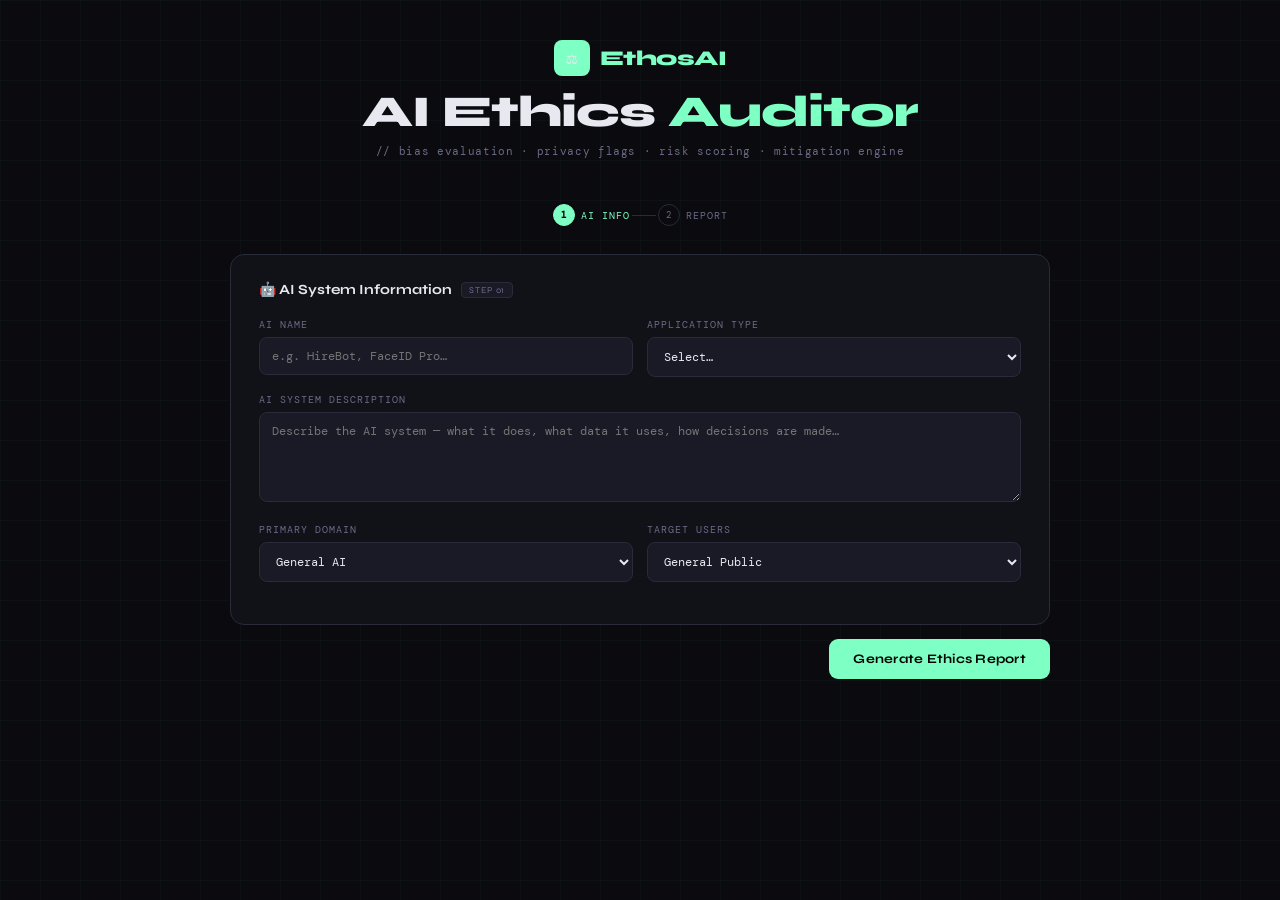
<file: ai-ethics-auditor-clean.html>
<!DOCTYPE html>
<html lang="en">
<head>
<meta charset="UTF-8">
<meta name="viewport" content="width=device-width, initial-scale=1.0">
<title>EthosAI — Ethics Auditor</title>
<link href="https://fonts.googleapis.com/css2?family=Syne:wght@700;800&family=DM+Mono:wght@400;500&display=swap" rel="stylesheet">
<style>
*{box-sizing:border-box;margin:0;padding:0}
body{font-family:'DM Mono',monospace;background:#0a0a0f;color:#e8e8f0;min-height:100vh}
body::before{content:'';position:fixed;inset:0;background-image:linear-gradient(rgba(126,255,196,.03) 1px,transparent 1px),linear-gradient(90deg,rgba(126,255,196,.03) 1px,transparent 1px);background-size:40px 40px;pointer-events:none;z-index:0}
.wrap{max-width:860px;margin:0 auto;padding:0 20px 60px;position:relative;z-index:1}

/* header */
header{text-align:center;padding:40px 0 20px}
.logo{display:inline-flex;align-items:center;gap:10px;margin-bottom:12px}
.logo-box{width:36px;height:36px;background:#7effc4;border-radius:8px;display:flex;align-items:center;justify-content:center;font-size:18px}
.logo-name{font-family:'Syne',sans-serif;font-size:21px;font-weight:800;color:#7effc4;letter-spacing:-.5px}
h1{font-family:'Syne',sans-serif;font-size:clamp(26px,5vw,44px);font-weight:800;letter-spacing:-1px;line-height:1.1;margin-bottom:8px}
h1 em{font-style:normal;color:#7effc4}
.sub{color:#6b6b88;font-size:11px;letter-spacing:.06em}

/* step bar */
.stepbar{display:flex;align-items:center;justify-content:center;flex-wrap:wrap;row-gap:10px;margin:26px 0 28px}
.step-item{display:flex;align-items:center;gap:6px;font-size:10px;letter-spacing:.1em;text-transform:uppercase;color:#6b6b88;transition:color .25s}
.step-item.active{color:#7effc4}
.step-item.done{color:#6b6b88}
.snum{width:22px;height:22px;border-radius:50%;border:1px solid #2a2a3a;display:flex;align-items:center;justify-content:center;font-size:9px;transition:all .25s;flex-shrink:0}
.step-item.active .snum{background:#7effc4;border-color:#7effc4;color:#000;font-weight:700}
.step-item.done .snum{background:#1a1a26;border-color:#7effc4;color:#7effc4}
.sline{width:24px;height:1px;background:#2a2a3a;margin:0 2px;flex-shrink:0}

/* card */
.card{background:#111118;border:1px solid #2a2a3a;border-radius:14px;padding:26px 28px;margin-bottom:14px;animation:up .32s ease both}
@keyframes up{from{opacity:0;transform:translateY(12px)}to{opacity:1;transform:translateY(0)}}
.ctitle{font-family:'Syne',sans-serif;font-size:14px;font-weight:700;margin-bottom:20px;display:flex;align-items:center;gap:9px;flex-wrap:wrap}
.ctag{font-size:9px;background:#1a1a26;border:1px solid #2a2a3a;padding:2px 7px;border-radius:4px;color:#6b6b88;letter-spacing:.1em;font-weight:400}

/* form fields */
.field{margin-bottom:16px}
.flabel{display:block;font-size:10px;letter-spacing:.1em;text-transform:uppercase;color:#6b6b88;margin-bottom:6px}
input[type=text],textarea,select{width:100%;background:#1a1a26;border:1px solid #2a2a3a;border-radius:8px;color:#e8e8f0;font-family:'DM Mono',monospace;font-size:12px;padding:10px 12px;outline:none;transition:border-color .2s}
input[type=text]:focus,textarea:focus,select:focus{border-color:#7effc4;box-shadow:0 0 0 2px rgba(126,255,196,.06)}
textarea{resize:vertical;min-height:90px}
select option{background:#1a1a26}
.g2{display:grid;grid-template-columns:1fr 1fr;gap:14px}
@media(max-width:560px){.g2{grid-template-columns:1fr}}

/* flag checkboxes */
.flag-grid{display:grid;grid-template-columns:1fr 1fr;gap:8px}
@media(max-width:560px){.flag-grid{grid-template-columns:1fr}}
.flag-item{display:flex;align-items:flex-start;gap:10px;padding:12px 14px;border-radius:9px;border:1px solid #2a2a3a;background:#1a1a26;cursor:pointer;transition:all .18s;user-select:none}
.flag-item:hover{border-color:#7effc4}
.flag-item.on{background:rgba(126,255,196,.07);border-color:#7effc4}
.flag-item.on .fchk{background:#7effc4;border-color:#7effc4}
.flag-item.on .fchk::after{opacity:1}
.flag-item.on .fname{color:#7effc4}
.fchk{width:16px;height:16px;border-radius:4px;border:1px solid #3a3a4a;background:transparent;flex-shrink:0;margin-top:1px;position:relative;transition:all .18s}
.fchk::after{content:'✓';position:absolute;inset:0;display:flex;align-items:center;justify-content:center;font-size:10px;color:#000;font-weight:700;opacity:0;transition:opacity .18s}
.fname{font-size:11px;color:#9a9ab0;line-height:1.4;transition:color .18s;display:block;margin-bottom:2px}
.fscore{font-size:9px;color:#4a4a5a;letter-spacing:.06em}

/* multi-choice questions */
.qblock{display:flex;flex-direction:column;gap:0}
.qitem{padding:16px 0;border-bottom:1px solid #1a1a26}
.qitem:last-child{border-bottom:none}
.qtext{font-size:12px;color:#e8e8f0;line-height:1.6;margin-bottom:11px}
.qnum{color:#7effc4;font-family:'Syne',sans-serif;font-weight:700;margin-right:6px}
.opts{display:flex;flex-direction:column;gap:6px}
.opt{display:flex;align-items:center;gap:10px;padding:9px 13px;border-radius:7px;border:1px solid #2a2a3a;background:#1a1a26;cursor:pointer;transition:all .16s;user-select:none}
.opt:hover{border-color:#7effc4}
.opt.sel{background:rgba(126,255,196,.09);border-color:#7effc4}
.opt.sel .odot{background:#7effc4;border-color:#7effc4}
.opt.sel .olabel{color:#7effc4}
.odot{width:13px;height:13px;border-radius:50%;border:1px solid #3a3a4a;background:transparent;flex-shrink:0;transition:all .16s}
.olabel{font-size:11px;color:#9a9ab0;flex:1;transition:color .16s}
.oscore{font-size:10px;color:#4a4a5a;letter-spacing:.04em;flex-shrink:0}

/* buttons */
.btn{display:inline-flex;align-items:center;gap:7px;padding:12px 24px;border-radius:9px;border:none;font-family:'Syne',sans-serif;font-size:13px;font-weight:700;cursor:pointer;transition:all .2s;letter-spacing:.02em}
.primary{background:#7effc4;color:#000}
.primary:hover{background:#9fffda;transform:translateY(-1px);box-shadow:0 8px 20px rgba(126,255,196,.2)}
.secondary{background:#1a1a26;color:#e8e8f0;border:1px solid #2a2a3a}
.secondary:hover{border-color:#7effc4}
.brow{display:flex;gap:9px;justify-content:flex-end;margin-top:10px;flex-wrap:wrap}

/* loading */
#loading{display:none;text-align:center;padding:60px}
.spin{width:36px;height:36px;border:2px solid #2a2a3a;border-top-color:#7effc4;border-radius:50%;margin:0 auto 14px;animation:rot .8s linear infinite}
@keyframes rot{to{transform:rotate(360deg)}}
.ltxt{color:#6b6b88;font-size:11px;letter-spacing:.1em}

/* ══ RESULTS ══ */
#results{display:none}

/* overall banner */
.rbanner{border-radius:14px;padding:28px 30px;margin-bottom:14px;position:relative;overflow:hidden;animation:up .4s ease both}
.rbanner::before{content:'';position:absolute;inset:0;opacity:.05;background:radial-gradient(circle at 20% 50%,currentColor 0%,transparent 60%)}
.rbanner.low     {background:rgba(126,255,196,.07);border:1px solid rgba(126,255,196,.25);color:#7effc4}
.rbanner.moderate{background:rgba(126,255,196,.05);border:1px solid rgba(126,255,196,.2);color:#a8ffda}
.rbanner.medium  {background:rgba(255,209,102,.07);border:1px solid rgba(255,209,102,.25);color:#ffd166}
.rbanner.high    {background:rgba(255,107,107,.07);border:1px solid rgba(255,107,107,.25);color:#ff6b6b}
.rbanner.critical{background:rgba(255,60,60,.1);border:1px solid rgba(255,60,60,.4);color:#ff3c3c}
.rhead{display:flex;justify-content:space-between;align-items:flex-start;flex-wrap:wrap;gap:12px;margin-bottom:16px}
.rcatl{font-family:'Syne',sans-serif;font-size:10px;font-weight:700;letter-spacing:.2em;text-transform:uppercase;opacity:.6;margin-bottom:3px}
.rcatn{font-family:'Syne',sans-serif;font-size:26px;font-weight:800}
.rsubn{font-size:10px;opacity:.45;margin-top:3px}
.rscorebl{text-align:right}
.rscore{font-family:'Syne',sans-serif;font-size:54px;font-weight:800;line-height:1}
.rscorel{font-size:9px;opacity:.5;letter-spacing:.12em;text-transform:uppercase}
.barwrap{height:5px;background:rgba(255,255,255,.07);border-radius:99px;overflow:hidden}
.barfill{height:100%;border-radius:99px;transition:width 1.1s cubic-bezier(.16,1,.3,1);background:currentColor}
.barmarks{display:flex;justify-content:space-between;margin-top:4px;font-size:9px;opacity:.3;letter-spacing:.05em}

/* formula card */
.formula-row{display:flex;flex-wrap:wrap;gap:10px;margin-bottom:4px}
.formula-pill{flex:1;min-width:140px;background:#1a1a26;border:1px solid #2a2a3a;border-radius:10px;padding:14px;text-align:center}
.fp-label{font-size:10px;color:#6b6b88;text-transform:uppercase;letter-spacing:.08em;margin-bottom:6px}
.fp-score{font-family:'Syne',sans-serif;font-size:22px;font-weight:800}
.fp-weight{font-size:9px;color:#4a4a5a;margin-top:3px}
.fp-contrib{font-size:10px;margin-top:4px}

/* flag section */
.flag-section{margin-bottom:14px}
.flag-section-title{font-family:'Syne',sans-serif;font-size:12px;font-weight:700;margin-bottom:10px;display:flex;align-items:center;gap:8px}
.flag-pills{display:flex;flex-wrap:wrap;gap:7px}
.fpill{padding:5px 11px;border-radius:6px;font-size:10px;letter-spacing:.06em;font-weight:600;border:1px solid}
.fpill.active-flag{background:rgba(255,107,107,.12);border-color:rgba(255,107,107,.4);color:#ff6b6b}
.fpill.inactive-flag{background:rgba(126,255,196,.06);border-color:rgba(126,255,196,.2);color:#7effc4}

/* pillar grid — 2 pillars */
.pgrid2{display:grid;grid-template-columns:1fr 1fr;gap:14px;margin-bottom:14px}
@media(max-width:480px){.pgrid2{grid-template-columns:1fr}}
.pcard{background:#111118;border:1px solid #2a2a3a;border-radius:12px;padding:20px;animation:up .4s ease both;text-align:center}
.pcard:nth-child(2){animation-delay:.08s}
.picon{font-size:22px;margin-bottom:8px}
.ptitle{font-family:'Syne',sans-serif;font-size:11px;font-weight:700;color:#6b6b88;text-transform:uppercase;letter-spacing:.06em;margin-bottom:8px}
.pscore-big{font-family:'Syne',sans-serif;font-size:32px;font-weight:800;line-height:1;margin-bottom:4px}
.pw-label{font-size:9px;color:#4a4a5a;margin-bottom:10px}
.pbwrap{height:4px;background:#1a1a26;border-radius:99px;overflow:hidden;margin-bottom:8px}
.pb{height:100%;border-radius:99px;transition:width 1.1s cubic-bezier(.16,1,.3,1)}
.pbadge{display:inline-block;font-size:9px;letter-spacing:.08em;text-transform:uppercase;padding:3px 8px;border-radius:4px;font-weight:600}
.b-low {background:rgba(126,255,196,.12);color:#7effc4}
.b-med {background:rgba(255,209,102,.12);color:#ffd166}
.b-high{background:rgba(255,107,107,.12);color:#ff6b6b}
.b-crit{background:rgba(255,60,60,.15);color:#ff3c3c}

/* suggestions */
.sug-list{list-style:none}
.sug-item{display:flex;gap:12px;padding:14px 0;border-bottom:1px solid #1a1a26;animation:up .35s ease both}
.sug-item:last-child{border-bottom:none}
.sug-icon{width:30px;height:30px;border-radius:7px;background:rgba(126,255,196,.07);display:flex;align-items:center;justify-content:center;font-size:13px;flex-shrink:0;margin-top:1px}
.sug-body{}
.sug-title{font-family:'Syne',sans-serif;font-size:12px;font-weight:700;margin-bottom:5px;display:flex;align-items:center;gap:7px;flex-wrap:wrap}
.sug-desc{font-size:11px;color:#6b6b88;line-height:1.65}
.prio{display:inline-block;font-size:8px;letter-spacing:.1em;text-transform:uppercase;padding:2px 6px;border-radius:4px;font-weight:600}
.prio-crit  {background:rgba(255,60,60,.15);color:#ff3c3c}
.prio-high  {background:rgba(255,107,107,.14);color:#ff6b6b}
.prio-medium{background:rgba(255,209,102,.14);color:#ffd166}
.prio-low   {background:rgba(126,255,196,.14);color:#7effc4}

/* framework */
.fw-row{display:flex;flex-wrap:wrap;gap:8px;margin-top:4px}
.fw-pill{padding:5px 12px;border-radius:6px;font-size:10px;background:#1a1a26;border:1px solid #2a2a3a;color:#6b6b88;letter-spacing:.04em}

.frow{display:flex;justify-content:space-between;align-items:center;flex-wrap:wrap;gap:10px;margin-top:6px}
.fmeta{font-size:11px;color:#6b6b88}
.fmeta strong{color:#e8e8f0}
</style>
</head>
<body>
<div class="wrap">

<header>
  <div class="logo">
    <div class="logo-box">⚖</div>
    <div class="logo-name">EthosAI</div>
  </div>
  <h1>AI Ethics <em>Auditor</em></h1>
  <p class="sub">// bias evaluation · privacy flags · risk scoring · mitigation engine</p>
</header>

<!-- STEP BAR — 2 steps -->
<div class="stepbar">
  <div class="step-item active" id="si1"><div class="snum">1</div><span>AI Info</span></div>
  <div class="sline"></div>
  <div class="step-item" id="si2"><div class="snum">2</div><span>Report</span></div>
</div>

<!-- ══════════════ STEP 1: AI INFO ══════════════ -->
<div id="s1">
  <div class="card">
    <div class="ctitle">🤖 AI System Information <span class="ctag">STEP 01</span></div>
    <div class="g2">
      <div class="field">
        <label class="flabel">AI Name</label>
        <input type="text" id="aiName" placeholder="e.g. HireBot, FaceID Pro…">
      </div>
      <div class="field">
        <label class="flabel">Application Type</label>
        <select id="aiType">
          <option value="">Select…</option>
          <option value="chatbot">Chatbot / Virtual Assistant</option>
          <option value="hiring">Hiring / Recruitment AI</option>
          <option value="recommendation">Recommendation System</option>
          <option value="medical">Medical / Health AI</option>
          <option value="surveillance">Surveillance / Monitoring</option>
          <option value="credit">Credit / Financial Scoring</option>
          <option value="autonomous">Autonomous System</option>
          <option value="face_recognition">Face Recognition System</option>
          <option value="content">Content Generation</option>
          <option value="other">Other</option>
        </select>
      </div>
    </div>
    <div class="field">
      <label class="flabel">AI System Description</label>
      <textarea id="purpose" placeholder="Describe the AI system — what it does, what data it uses, how decisions are made…"></textarea>
    </div>
    <div class="g2">
      <div class="field">
        <label class="flabel">Primary Domain</label>
        <select id="domain">
          <option value="general">General AI</option>
          <option value="healthcare">Healthcare</option>
          <option value="finance">Finance</option>
          <option value="hiring">Hiring</option>
          <option value="education">Education</option>
          <option value="surveillance">Surveillance</option>
          <option value="autonomous">Autonomous System</option>
          <option value="customer_support">Customer Support</option>
        </select>
      </div>
      <div class="field">
        <label class="flabel">Target Users</label>
        <select id="targetUsers">
          <option value="general">General Public</option>
          <option value="vulnerable">Vulnerable Groups / Children</option>
          <option value="employees">Employees</option>
          <option value="patients">Healthcare Patients</option>
          <option value="job_seekers">Job Seekers</option>
          <option value="enterprises">Enterprises</option>
        </select>
      </div>
    </div>
  </div>
  <div class="brow">
    <button class="btn primary" onclick="runReport()">Generate Ethics Report </button>
  </div>
</div>

<!-- LOADING -->
<div id="loading">
  <div class="spin"></div>
  <p class="ltxt">// running bias analysis · calculating risk scores…</p>
</div>

<!-- ══════════════ STEP 4: REPORT ══════════════ -->
<div id="results">

  <!-- Overall Banner -->
  <div class="rbanner" id="rbanner">
    <div class="rhead">
      <div>
        <div class="rcatl">Ethical Risk Assessment</div>
        <div class="rcatn" id="rcatn">—</div>
        <div class="rsubn" id="rsubn">—</div>
      </div>
      <div class="rscorebl">
        <div class="rscore" id="rscore">—</div>
        <div class="rscorel">Final Score / 100</div>
      </div>
    </div>
    <div class="barwrap"><div class="barfill" id="rbarfill" style="width:0%"></div></div>
    <div class="barmarks">
      <span>0 LOW</span><span>25</span><span>50</span><span>75</span><span>100 CRITICAL</span>
    </div>
  </div>

  <!-- Formula Breakdown -->
  <div class="card" id="formulaCard" style="animation-delay:.05s">
    <div class="ctitle">📊 Weighted Score Formula <span class="ctag">CALCULATION</span></div>
    <p style="font-size:10px;color:#6b6b88;margin-bottom:14px;line-height:1.8;font-family:'DM Mono',monospace">
      Total = (Bias × 0.50) + (Privacy × 0.50) &nbsp;→&nbsp; Final Score = Total × 10 &nbsp;(0–100 scale)
    </p>
    <div class="formula-row" id="formulaRow"></div>
  </div>

  <!-- 2 Pillar Score Cards -->
  <div class="pgrid2" id="pgrid2"></div>

  <!-- Detected Privacy Flags -->
  <div class="card" style="animation-delay:.2s">
    <div class="ctitle">🚩 Detected Privacy Flags <span class="ctag">FLAG ANALYSIS</span></div>
    <div class="flag-section">
      <div class="flag-pills" id="privacyFlagPills"></div>
    </div>
  </div>

  <!-- Mitigation Suggestions -->
  <div class="card" style="animation-delay:.26s">
    <div class="ctitle">🛠️ Mitigation Suggestions <span class="ctag">ACTION PLAN</span></div>
    <ul class="sug-list" id="suglist"></ul>
  </div>

  <!-- Framework Reference -->
  <div class="card" style="animation-delay:.32s">
    <div class="ctitle">📚 Framework Reference <span class="ctag">INDUSTRY STANDARD</span></div>
    <p style="font-size:11px;color:#6b6b88;margin-bottom:12px;line-height:1.7">This assessment is based on internationally recognised AI ethics frameworks:</p>
    <div class="fw-row">
      <span class="fw-pill">EU AI Act</span>
      <span class="fw-pill">NIST AI RMF</span>
      <span class="fw-pill">ISO/IEC 23894</span>
      <span class="fw-pill">OECD AI Principles</span>
    </div>
  </div>

  <div class="frow">
    <div class="fmeta">Audited: <strong id="rname">—</strong> &nbsp;|&nbsp; Domain: <strong id="rdomain">—</strong></div>
    <button class="btn secondary" onclick="restart()">← New Audit</button>
  </div>
</div>

</div><!-- /wrap -->

<script>
// ── state ────────────────────────────────────────────
var FLAGS = {};   // { FLAG_NAME: score_value }
var ANS   = {};   // { q_id: numeric_value }

var DOMAIN_LABEL = {
  healthcare:'Healthcare', finance:'Finance', hiring:'Hiring',
  education:'Education', surveillance:'Surveillance',
  autonomous:'Autonomous System', customer_support:'Customer Support', general:'General AI'
};

// ── step navigation ──────────────────────────────────
function goStep(n) {
  document.getElementById('s1').style.display = (n === 1) ? 'block' : 'none';
  document.getElementById('results').style.display = 'none';
  document.getElementById('loading').style.display = 'none';
  updateBar(n);
  window.scrollTo({ top: 0, behavior: 'smooth' });
}

function updateBar(active) {
  for (var i = 1; i <= 2; i++) {
    var el = document.getElementById('si' + i);
    el.classList.remove('active', 'done');
    if (i < active)  el.classList.add('done');
    if (i === active) el.classList.add('active');
  }
}

// ── flag toggle ──────────────────────────────────────
function toggleFlag(name, score, el) {
  el.classList.toggle('on');
  if (el.classList.contains('on')) {
    FLAGS[name] = score;
  } else {
    delete FLAGS[name];
  }
}

// ── answer picker ────────────────────────────────────
function pick(qid, val, el) {
  var siblings = el.parentElement.querySelectorAll('.opt');
  for (var i = 0; i < siblings.length; i++) siblings[i].classList.remove('sel');
  el.classList.add('sel');
  ANS[qid] = val;
}

// ── scoring ──────────────────────────────────────────

// Bias: 4 MCQ questions × max 2pts = max 8
function calcBias() {
  var keys = ['b1','b2','b3','b4'];
  var s = 0;
  for (var i = 0; i < keys.length; i++) s += (ANS[keys[i]] || 0);
  return s;
}

// Privacy: flag-based, max 26
function calcPrivacy() {
  var pKeys = ['PRIVACY_PERSONAL_DATA_FLAG','PRIVACY_CAMERA_FLAG','PRIVACY_CLOUD_FLAG',
               'PRIVACY_BIOMETRIC_FLAG','PRIVACY_NO_ENCRYPTION_FLAG','PRIVACY_NO_CONSENT_FLAG'];
  var s = 0;
  for (var i = 0; i < pKeys.length; i++) {
    if (FLAGS[pKeys[i]]) s += FLAGS[pKeys[i]];
  }
  return s;
}

// Normalize to 0–10
function norm(score, maxScore) {
  if (maxScore === 0) return 0;
  return (score / maxScore) * 10;
}

// Risk helpers
function riskClass(score) {
  if (score <= 20) return 'low';
  if (score <= 40) return 'moderate';
  if (score <= 60) return 'medium';
  if (score <= 80) return 'high';
  return 'critical';
}
function riskLabel(score) {
  if (score <= 20) return 'LOW RISK';
  if (score <= 40) return 'MODERATE RISK';
  if (score <= 60) return 'MEDIUM RISK';
  if (score <= 80) return 'HIGH RISK';
  return 'CRITICAL RISK';
}
function riskColor(normScore) {
  if (normScore <= 2) return '#7effc4';
  if (normScore <= 4) return '#a8ffda';
  if (normScore <= 6) return '#ffd166';
  if (normScore <= 8) return '#ff6b6b';
  return '#ff3c3c';
}
function bCls(normScore) {
  if (normScore <= 4) return 'b-low';
  if (normScore <= 6) return 'b-med';
  if (normScore <= 8) return 'b-high';
  return 'b-crit';
}

// ── main report ──────────────────────────────────────
function runReport() {
  // hide step 1
  document.getElementById('s1').style.display = 'none';
  document.getElementById('loading').style.display = 'block';
  document.getElementById('results').style.display = 'none';

  setTimeout(function() {
    document.getElementById('loading').style.display = 'none';

    var name   = document.getElementById('aiName').value.trim() || 'Unnamed AI';
    var domain = document.getElementById('domain').value || 'general';

    // raw scores
    var rawBias = calcBias();   // 0–8
    var rawPriv = calcPrivacy(); // 0–26

    // normalize to 0–10
    var nBias = norm(rawBias,  8);
    var nPriv = norm(rawPriv, 26);

    // weighted total: Bias 50% + Privacy 50% → 0–10
    var total = (nBias * 0.50) + (nPriv * 0.50);

    // final score 0–100
    var finalScore = Math.min(100, Math.round(total * 10));

    var cat    = riskClass(finalScore);
    var catLbl = riskLabel(finalScore);

    // show results
    document.getElementById('results').style.display = 'block';
    updateBar(2);

    document.getElementById('rbanner').className   = 'rbanner ' + cat;
    document.getElementById('rcatn').textContent   = catLbl;
    document.getElementById('rsubn').textContent   = name + '  ·  ' + (DOMAIN_LABEL[domain] || 'General AI');
    document.getElementById('rscore').textContent  = finalScore;
    document.getElementById('rname').textContent   = name;
    document.getElementById('rdomain').textContent = DOMAIN_LABEL[domain] || 'General AI';

    setTimeout(function() {
      document.getElementById('rbarfill').style.width = finalScore + '%';
    }, 120);

    // ── pillars ──
    var pillars = [
      { label:'Bias',    icon:'⚖️',  raw: rawBias, norm: nBias, maxRaw: 8,  weight:'×0.50', contrib: Math.round(nBias*0.50*10)/10 },
      { label:'Privacy', icon:'🔐', raw: rawPriv, norm: nPriv, maxRaw: 26, weight:'×0.50', contrib: Math.round(nPriv*0.50*10)/10 }
    ];

    // formula pills
    var fHtml = '';
    for (var fi = 0; fi < pillars.length; fi++) {
      var p   = pillars[fi];
      var col = riskColor(p.norm);
      fHtml +=
        '<div class="formula-pill">' +
          '<div class="fp-label">' + p.icon + ' ' + p.label + '</div>' +
          '<div class="fp-score" style="color:' + col + '">' + Math.round(p.norm * 10) / 10 + ' / 10</div>' +
          '<div class="fp-weight" style="color:#6b6b88">' + p.weight + '</div>' +
          '<div class="fp-contrib" style="color:' + col + '">contrib: ' + p.contrib + '</div>' +
        '</div>';
    }
    document.getElementById('formulaRow').innerHTML = fHtml;

    // pillar cards
    var p2Html = '';
    for (var pi = 0; pi < pillars.length; pi++) {
      var pl   = pillars[pi];
      var col2 = riskColor(pl.norm);
      p2Html +=
        '<div class="pcard" style="animation-delay:' + (pi*0.08) + 's">' +
          '<div class="picon">' + pl.icon + '</div>' +
          '<div class="ptitle">' + pl.label + '</div>' +
          '<div class="pscore-big" style="color:' + col2 + '">' + pl.raw + '<span style="font-size:14px;opacity:.4"> / ' + pl.maxRaw + '</span></div>' +
          '<div class="pw-label">weight ' + pl.weight + '</div>' +
          '<div class="pbwrap"><div class="pb" id="ppb' + pi + '" style="width:0%;background:' + col2 + '"></div></div>' +
          '<span class="pbadge ' + bCls(pl.norm) + '">' + (pl.norm <= 3 ? 'LOW' : pl.norm <= 6 ? 'MED' : 'HIGH') + '</span>' +
        '</div>';
    }
    document.getElementById('pgrid2').innerHTML = p2Html;

    setTimeout(function() {
      for (var pi2 = 0; pi2 < pillars.length; pi2++) {
        var el2 = document.getElementById('ppb' + pi2);
        if (el2) el2.style.width = Math.round((pillars[pi2].raw / pillars[pi2].maxRaw) * 100) + '%';
      }
    }, 200);

    // ── privacy flag pills ──
    var allPrivFlags = ['PRIVACY_PERSONAL_DATA_FLAG','PRIVACY_CAMERA_FLAG','PRIVACY_CLOUD_FLAG',
                        'PRIVACY_BIOMETRIC_FLAG','PRIVACY_NO_ENCRYPTION_FLAG','PRIVACY_NO_CONSENT_FLAG'];
    var pillHtml = '';
    for (var fi2 = 0; fi2 < allPrivFlags.length; fi2++) {
      var fname  = allPrivFlags[fi2];
      var active = FLAGS[fname] ? true : false;
      var label  = fname.replace(/_FLAG$/, '').replace(/PRIVACY_/,'').replace(/_/g,' ');
      pillHtml +=
        '<span class="fpill ' + (active ? 'active-flag' : 'inactive-flag') + '">' +
          (active ? '🚩 ' : '✓ ') + label + (active ? ' (+' + FLAGS[fname] + ')' : '') +
        '</span>';
    }
    document.getElementById('privacyFlagPills').innerHTML = pillHtml;

    // ── mitigation suggestions ──────────────────────────
    var sugs = [];
    function addS(icon, title, points, prio) {
      sugs.push({ icon:icon, title:title, points:points, prio:prio });
    }

    // Bias mitigations — driven by Q answers
    var bTotal = (ANS['b1']||0) + (ANS['b2']||0) + (ANS['b3']||0) + (ANS['b4']||0);

    if ((ANS['b1']||0) >= 1 || (ANS['b4']||0) >= 1)
      addS('⚖️', 'Demographic Bias Controls',
        ['Audit model outputs across all demographic groups including gender, age and ethnicity',
         'Remove or anonymise demographic identifiers where they are not strictly required',
         'Implement fairness-aware machine learning techniques (e.g. re-weighting, adversarial debiasing)'],
        (ANS['b1']||0) >= 2 || (ANS['b4']||0) >= 2 ? 'high' : 'medium');

    if ((ANS['b2']||0) >= 1)
      addS('🔬', 'Address Stereotypical Responses',
        ['Review training data sources for embedded offensive or stereotypical patterns',
         'Implement output filters and real-time response monitoring pipelines',
         'Conduct red-team adversarial testing specifically targeting stereotypical outputs'],
        (ANS['b2']||0) >= 2 ? 'high' : 'medium');

    if ((ANS['b3']||0) >= 1)
      addS('🤝', 'Ensure Consistent Response Quality',
        ['Test AI outputs systematically across diverse and varied user profiles',
         'Implement fairness metrics (e.g. equalised odds, demographic parity) to measure consistency',
         'Schedule quarterly cross-demographic output audits post-deployment'],
        (ANS['b3']||0) >= 2 ? 'high' : 'medium');

    if (bTotal >= 4)
      addS('📋', 'Conduct Full Fairness Audit',
        ['Use IBM AI Fairness 360 or Google What-If Tool for formal bias testing',
         'Test for disparate impact across all protected attribute groups',
         'Publish a public bias audit report and commit to a remediation timeline'],
        'critical');

    if (bTotal === 0)
      addS('✅', 'Bias Checks Clear',
        ['No bias concerns detected from this assessment. Maintain ongoing monitoring.',
         'Document your fairness practices and keep evaluation records updated.'],
        'low');

    // Privacy mitigations — driven by flags
    if (FLAGS['PRIVACY_PERSONAL_DATA_FLAG'])
      addS('🗂️', 'Minimise Personal Data Collection',
        ['Apply strict data minimisation — collect only what is absolutely necessary',
         'Implement data anonymisation or pseudonymisation for stored records',
         'Document a clear data retention policy with automated deletion procedures'],
        'high');

    if (FLAGS['PRIVACY_BIOMETRIC_FLAG'])
      addS('👁️', 'Biometric Data Protection',
        ['Store all biometric data using AES-256 encrypted secure storage',
         'Enforce strict role-based access controls — limit who can read biometric records',
         'Require explicit informed consent before any biometric data is captured'],
        'critical');

    if (FLAGS['PRIVACY_CLOUD_FLAG'])
      addS('☁️', 'Secure Cloud Storage',
        ['Enable encryption at rest for all cloud-stored data',
         'Enable encryption in transit using TLS 1.3 or higher',
         'Use a certified compliant cloud provider (ISO 27001, SOC 2 Type II)'],
        'high');

    if (FLAGS['PRIVACY_NO_ENCRYPTION_FLAG'])
      addS('🔐', 'Implement Full Encryption',
        ['Encrypt all data at rest using AES-256',
         'Encrypt all data in transit using TLS — reject unencrypted connections',
         'Use a secure key management system (KMS) for encryption key lifecycle'],
        'critical');

    if (FLAGS['PRIVACY_NO_CONSENT_FLAG'])
      addS('✅', 'Add Consent Mechanism',
        ['Build a clear granular opt-in consent flow before any data collection begins',
         'Allow users to withdraw consent at any time and have their data deleted',
         'Ensure full GDPR / CCPA compliance including right-to-access and portability'],
        'critical');

    if (FLAGS['PRIVACY_CAMERA_FLAG'])
      addS('📸', 'Camera Usage Controls',
        ['Display a visible indicator to users whenever the camera is active',
         'Store camera-captured data with end-to-end encryption',
         'Limit camera data retention to the minimum required period and auto-delete after'],
        'medium');

    if (sugs.length === 0)
      addS('✅', 'All Clear — Maintain Vigilance',
        ['No critical risk flags detected. Continue periodic ethical audits.',
         'Document your ethical AI practices and keep all policies updated.',
         'Consider certifying under ISO/IEC 42001 AI Management System standard.'],
        'low');

    var prioCls = { critical:'prio-crit', high:'prio-high', medium:'prio-medium', low:'prio-low' };
    var sugHtml = '';
    for (var si = 0; si < sugs.length; si++) {
      var sg  = sugs[si];
      var pts = '';
      for (var bi = 0; bi < sg.points.length; bi++) {
        pts += '<div style="display:flex;gap:8px;align-items:flex-start;margin-bottom:4px">' +
               '<span style="color:#7effc4;flex-shrink:0">→</span>' +
               '<span>' + sg.points[bi] + '</span></div>';
      }
      sugHtml +=
        '<li class="sug-item" style="animation-delay:' + (si*0.06) + 's">' +
          '<div class="sug-icon">' + sg.icon + '</div>' +
          '<div class="sug-body">' +
            '<div class="sug-title">' + sg.title +
              '<span class="prio ' + prioCls[sg.prio] + '">' + sg.prio.toUpperCase() + '</span>' +
            '</div>' +
            '<div class="sug-desc">' + pts + '</div>' +
          '</div>' +
        '</li>';
    }
    document.getElementById('suglist').innerHTML = sugHtml;

    window.scrollTo({ top: 0, behavior: 'smooth' });
  }, 1100);
}

// ── restart ──────────────────────────────────────────
function restart() {
  FLAGS = {};
  ANS   = {};
  document.getElementById('aiName').value      = '';
  document.getElementById('purpose').value     = '';
  document.getElementById('aiType').value      = '';
  document.getElementById('domain').value      = 'general';
  document.getElementById('targetUsers').value = 'general';
  document.getElementById('results').style.display = 'none';
  goStep(1);
}
</script>
</body>
</html>
</file>
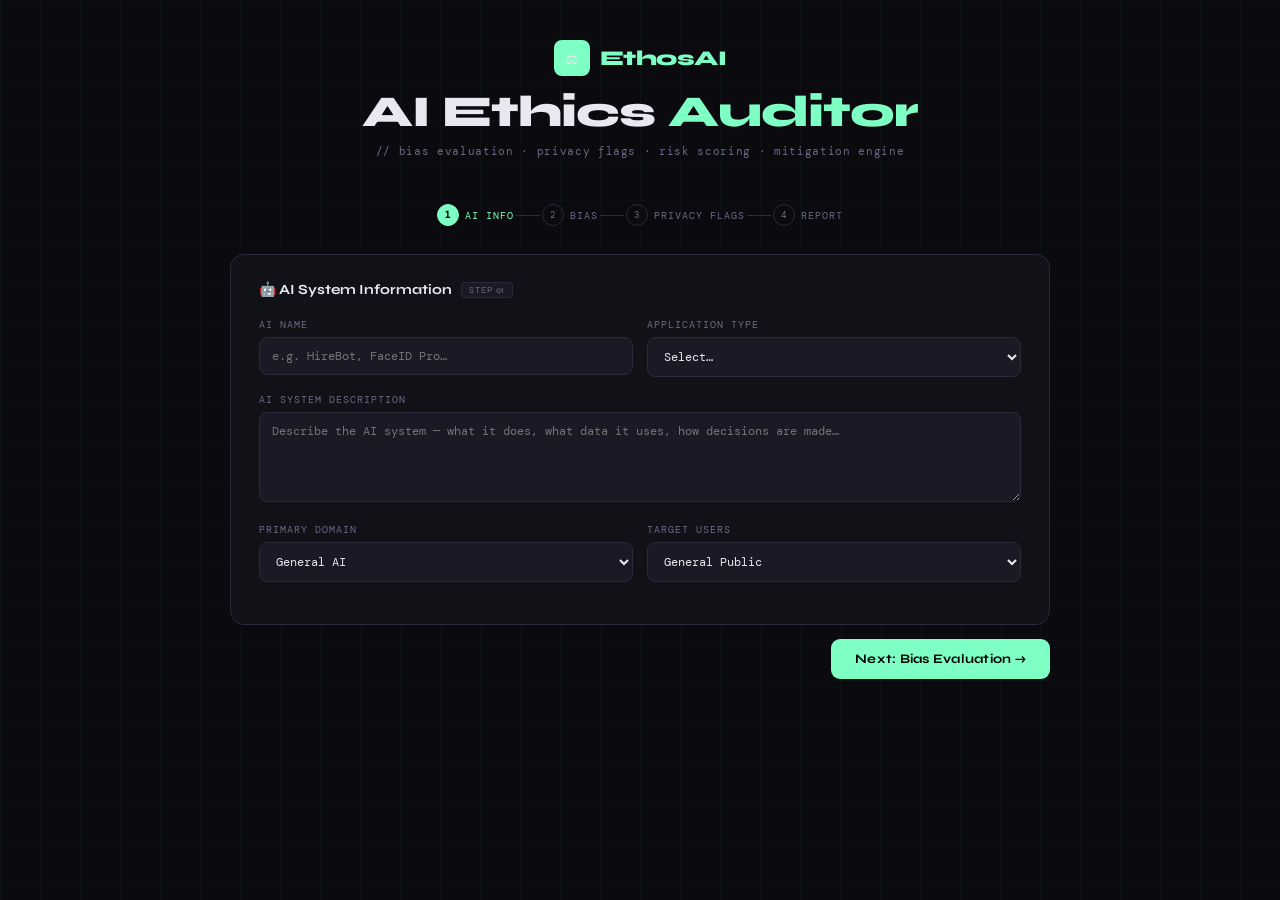
<file: ai-ethics-auditor-final.html>
<!DOCTYPE html>
<html lang="en">
<head>
<meta charset="UTF-8">
<meta name="viewport" content="width=device-width, initial-scale=1.0">
<title>EthosAI — Ethics Auditor</title>
<link href="https://fonts.googleapis.com/css2?family=Syne:wght@700;800&family=DM+Mono:wght@400;500&display=swap" rel="stylesheet">
<style>
*{box-sizing:border-box;margin:0;padding:0}
body{font-family:'DM Mono',monospace;background:#0a0a0f;color:#e8e8f0;min-height:100vh}
body::before{content:'';position:fixed;inset:0;background-image:linear-gradient(rgba(126,255,196,.03) 1px,transparent 1px),linear-gradient(90deg,rgba(126,255,196,.03) 1px,transparent 1px);background-size:40px 40px;pointer-events:none;z-index:0}
.wrap{max-width:860px;margin:0 auto;padding:0 20px 60px;position:relative;z-index:1}

/* header */
header{text-align:center;padding:40px 0 20px}
.logo{display:inline-flex;align-items:center;gap:10px;margin-bottom:12px}
.logo-box{width:36px;height:36px;background:#7effc4;border-radius:8px;display:flex;align-items:center;justify-content:center;font-size:18px}
.logo-name{font-family:'Syne',sans-serif;font-size:21px;font-weight:800;color:#7effc4;letter-spacing:-.5px}
h1{font-family:'Syne',sans-serif;font-size:clamp(26px,5vw,44px);font-weight:800;letter-spacing:-1px;line-height:1.1;margin-bottom:8px}
h1 em{font-style:normal;color:#7effc4}
.sub{color:#6b6b88;font-size:11px;letter-spacing:.06em}

/* step bar */
.stepbar{display:flex;align-items:center;justify-content:center;flex-wrap:wrap;row-gap:10px;margin:26px 0 28px}
.step-item{display:flex;align-items:center;gap:6px;font-size:10px;letter-spacing:.1em;text-transform:uppercase;color:#6b6b88;transition:color .25s}
.step-item.active{color:#7effc4}
.step-item.done{color:#6b6b88}
.snum{width:22px;height:22px;border-radius:50%;border:1px solid #2a2a3a;display:flex;align-items:center;justify-content:center;font-size:9px;transition:all .25s;flex-shrink:0}
.step-item.active .snum{background:#7effc4;border-color:#7effc4;color:#000;font-weight:700}
.step-item.done .snum{background:#1a1a26;border-color:#7effc4;color:#7effc4}
.sline{width:24px;height:1px;background:#2a2a3a;margin:0 2px;flex-shrink:0}

/* card */
.card{background:#111118;border:1px solid #2a2a3a;border-radius:14px;padding:26px 28px;margin-bottom:14px;animation:up .32s ease both}
@keyframes up{from{opacity:0;transform:translateY(12px)}to{opacity:1;transform:translateY(0)}}
.ctitle{font-family:'Syne',sans-serif;font-size:14px;font-weight:700;margin-bottom:20px;display:flex;align-items:center;gap:9px;flex-wrap:wrap}
.ctag{font-size:9px;background:#1a1a26;border:1px solid #2a2a3a;padding:2px 7px;border-radius:4px;color:#6b6b88;letter-spacing:.1em;font-weight:400}

/* form fields */
.field{margin-bottom:16px}
.flabel{display:block;font-size:10px;letter-spacing:.1em;text-transform:uppercase;color:#6b6b88;margin-bottom:6px}
input[type=text],textarea,select{width:100%;background:#1a1a26;border:1px solid #2a2a3a;border-radius:8px;color:#e8e8f0;font-family:'DM Mono',monospace;font-size:12px;padding:10px 12px;outline:none;transition:border-color .2s}
input[type=text]:focus,textarea:focus,select:focus{border-color:#7effc4;box-shadow:0 0 0 2px rgba(126,255,196,.06)}
textarea{resize:vertical;min-height:90px}
select option{background:#1a1a26}
.g2{display:grid;grid-template-columns:1fr 1fr;gap:14px}
@media(max-width:560px){.g2{grid-template-columns:1fr}}

/* flag checkboxes */
.flag-grid{display:grid;grid-template-columns:1fr 1fr;gap:8px}
@media(max-width:560px){.flag-grid{grid-template-columns:1fr}}
.flag-item{display:flex;align-items:flex-start;gap:10px;padding:12px 14px;border-radius:9px;border:1px solid #2a2a3a;background:#1a1a26;cursor:pointer;transition:all .18s;user-select:none}
.flag-item:hover{border-color:#7effc4}
.flag-item.on{background:rgba(126,255,196,.07);border-color:#7effc4}
.flag-item.on .fchk{background:#7effc4;border-color:#7effc4}
.flag-item.on .fchk::after{opacity:1}
.flag-item.on .fname{color:#7effc4}
.fchk{width:16px;height:16px;border-radius:4px;border:1px solid #3a3a4a;background:transparent;flex-shrink:0;margin-top:1px;position:relative;transition:all .18s}
.fchk::after{content:'✓';position:absolute;inset:0;display:flex;align-items:center;justify-content:center;font-size:10px;color:#000;font-weight:700;opacity:0;transition:opacity .18s}
.fname{font-size:11px;color:#9a9ab0;line-height:1.4;transition:color .18s;display:block;margin-bottom:2px}
.fscore{font-size:9px;color:#4a4a5a;letter-spacing:.06em}

/* multi-choice questions */
.qblock{display:flex;flex-direction:column;gap:0}
.qitem{padding:16px 0;border-bottom:1px solid #1a1a26}
.qitem:last-child{border-bottom:none}
.qtext{font-size:12px;color:#e8e8f0;line-height:1.6;margin-bottom:11px}
.qnum{color:#7effc4;font-family:'Syne',sans-serif;font-weight:700;margin-right:6px}
.opts{display:flex;flex-direction:column;gap:6px}
.opt{display:flex;align-items:center;gap:10px;padding:9px 13px;border-radius:7px;border:1px solid #2a2a3a;background:#1a1a26;cursor:pointer;transition:all .16s;user-select:none}
.opt:hover{border-color:#7effc4}
.opt.sel{background:rgba(126,255,196,.09);border-color:#7effc4}
.opt.sel .odot{background:#7effc4;border-color:#7effc4}
.opt.sel .olabel{color:#7effc4}
.odot{width:13px;height:13px;border-radius:50%;border:1px solid #3a3a4a;background:transparent;flex-shrink:0;transition:all .16s}
.olabel{font-size:11px;color:#9a9ab0;flex:1;transition:color .16s}
.oscore{font-size:10px;color:#4a4a5a;letter-spacing:.04em;flex-shrink:0}

/* buttons */
.btn{display:inline-flex;align-items:center;gap:7px;padding:12px 24px;border-radius:9px;border:none;font-family:'Syne',sans-serif;font-size:13px;font-weight:700;cursor:pointer;transition:all .2s;letter-spacing:.02em}
.primary{background:#7effc4;color:#000}
.primary:hover{background:#9fffda;transform:translateY(-1px);box-shadow:0 8px 20px rgba(126,255,196,.2)}
.secondary{background:#1a1a26;color:#e8e8f0;border:1px solid #2a2a3a}
.secondary:hover{border-color:#7effc4}
.brow{display:flex;gap:9px;justify-content:flex-end;margin-top:10px;flex-wrap:wrap}

/* loading */
#loading{display:none;text-align:center;padding:60px}
.spin{width:36px;height:36px;border:2px solid #2a2a3a;border-top-color:#7effc4;border-radius:50%;margin:0 auto 14px;animation:rot .8s linear infinite}
@keyframes rot{to{transform:rotate(360deg)}}
.ltxt{color:#6b6b88;font-size:11px;letter-spacing:.1em}

/* ══ RESULTS ══ */
#results{display:none}

/* overall banner */
.rbanner{border-radius:14px;padding:28px 30px;margin-bottom:14px;position:relative;overflow:hidden;animation:up .4s ease both}
.rbanner::before{content:'';position:absolute;inset:0;opacity:.05;background:radial-gradient(circle at 20% 50%,currentColor 0%,transparent 60%)}
.rbanner.low     {background:rgba(126,255,196,.07);border:1px solid rgba(126,255,196,.25);color:#7effc4}
.rbanner.moderate{background:rgba(126,255,196,.05);border:1px solid rgba(126,255,196,.2);color:#a8ffda}
.rbanner.medium  {background:rgba(255,209,102,.07);border:1px solid rgba(255,209,102,.25);color:#ffd166}
.rbanner.high    {background:rgba(255,107,107,.07);border:1px solid rgba(255,107,107,.25);color:#ff6b6b}
.rbanner.critical{background:rgba(255,60,60,.1);border:1px solid rgba(255,60,60,.4);color:#ff3c3c}
.rhead{display:flex;justify-content:space-between;align-items:flex-start;flex-wrap:wrap;gap:12px;margin-bottom:16px}
.rcatl{font-family:'Syne',sans-serif;font-size:10px;font-weight:700;letter-spacing:.2em;text-transform:uppercase;opacity:.6;margin-bottom:3px}
.rcatn{font-family:'Syne',sans-serif;font-size:26px;font-weight:800}
.rsubn{font-size:10px;opacity:.45;margin-top:3px}
.rscorebl{text-align:right}
.rscore{font-family:'Syne',sans-serif;font-size:54px;font-weight:800;line-height:1}
.rscorel{font-size:9px;opacity:.5;letter-spacing:.12em;text-transform:uppercase}
.barwrap{height:5px;background:rgba(255,255,255,.07);border-radius:99px;overflow:hidden}
.barfill{height:100%;border-radius:99px;transition:width 1.1s cubic-bezier(.16,1,.3,1);background:currentColor}
.barmarks{display:flex;justify-content:space-between;margin-top:4px;font-size:9px;opacity:.3;letter-spacing:.05em}

/* formula card */
.formula-row{display:flex;flex-wrap:wrap;gap:10px;margin-bottom:4px}
.formula-pill{flex:1;min-width:140px;background:#1a1a26;border:1px solid #2a2a3a;border-radius:10px;padding:14px;text-align:center}
.fp-label{font-size:10px;color:#6b6b88;text-transform:uppercase;letter-spacing:.08em;margin-bottom:6px}
.fp-score{font-family:'Syne',sans-serif;font-size:22px;font-weight:800}
.fp-weight{font-size:9px;color:#4a4a5a;margin-top:3px}
.fp-contrib{font-size:10px;margin-top:4px}

/* flag section */
.flag-section{margin-bottom:14px}
.flag-section-title{font-family:'Syne',sans-serif;font-size:12px;font-weight:700;margin-bottom:10px;display:flex;align-items:center;gap:8px}
.flag-pills{display:flex;flex-wrap:wrap;gap:7px}
.fpill{padding:5px 11px;border-radius:6px;font-size:10px;letter-spacing:.06em;font-weight:600;border:1px solid}
.fpill.active-flag{background:rgba(255,107,107,.12);border-color:rgba(255,107,107,.4);color:#ff6b6b}
.fpill.inactive-flag{background:rgba(126,255,196,.06);border-color:rgba(126,255,196,.2);color:#7effc4}

/* pillar grid — 2 pillars */
.pgrid2{display:grid;grid-template-columns:1fr 1fr;gap:14px;margin-bottom:14px}
@media(max-width:480px){.pgrid2{grid-template-columns:1fr}}
.pcard{background:#111118;border:1px solid #2a2a3a;border-radius:12px;padding:20px;animation:up .4s ease both;text-align:center}
.pcard:nth-child(2){animation-delay:.08s}
.picon{font-size:22px;margin-bottom:8px}
.ptitle{font-family:'Syne',sans-serif;font-size:11px;font-weight:700;color:#6b6b88;text-transform:uppercase;letter-spacing:.06em;margin-bottom:8px}
.pscore-big{font-family:'Syne',sans-serif;font-size:32px;font-weight:800;line-height:1;margin-bottom:4px}
.pw-label{font-size:9px;color:#4a4a5a;margin-bottom:10px}
.pbwrap{height:4px;background:#1a1a26;border-radius:99px;overflow:hidden;margin-bottom:8px}
.pb{height:100%;border-radius:99px;transition:width 1.1s cubic-bezier(.16,1,.3,1)}
.pbadge{display:inline-block;font-size:9px;letter-spacing:.08em;text-transform:uppercase;padding:3px 8px;border-radius:4px;font-weight:600}
.b-low {background:rgba(126,255,196,.12);color:#7effc4}
.b-med {background:rgba(255,209,102,.12);color:#ffd166}
.b-high{background:rgba(255,107,107,.12);color:#ff6b6b}
.b-crit{background:rgba(255,60,60,.15);color:#ff3c3c}

/* suggestions */
.sug-list{list-style:none}
.sug-item{display:flex;gap:12px;padding:14px 0;border-bottom:1px solid #1a1a26;animation:up .35s ease both}
.sug-item:last-child{border-bottom:none}
.sug-icon{width:30px;height:30px;border-radius:7px;background:rgba(126,255,196,.07);display:flex;align-items:center;justify-content:center;font-size:13px;flex-shrink:0;margin-top:1px}
.sug-body{}
.sug-title{font-family:'Syne',sans-serif;font-size:12px;font-weight:700;margin-bottom:5px;display:flex;align-items:center;gap:7px;flex-wrap:wrap}
.sug-desc{font-size:11px;color:#6b6b88;line-height:1.65}
.prio{display:inline-block;font-size:8px;letter-spacing:.1em;text-transform:uppercase;padding:2px 6px;border-radius:4px;font-weight:600}
.prio-crit  {background:rgba(255,60,60,.15);color:#ff3c3c}
.prio-high  {background:rgba(255,107,107,.14);color:#ff6b6b}
.prio-medium{background:rgba(255,209,102,.14);color:#ffd166}
.prio-low   {background:rgba(126,255,196,.14);color:#7effc4}

/* framework */
.fw-row{display:flex;flex-wrap:wrap;gap:8px;margin-top:4px}
.fw-pill{padding:5px 12px;border-radius:6px;font-size:10px;background:#1a1a26;border:1px solid #2a2a3a;color:#6b6b88;letter-spacing:.04em}

.frow{display:flex;justify-content:space-between;align-items:center;flex-wrap:wrap;gap:10px;margin-top:6px}
.fmeta{font-size:11px;color:#6b6b88}
.fmeta strong{color:#e8e8f0}
</style>
</head>
<body>
<div class="wrap">

<header>
  <div class="logo">
    <div class="logo-box">⚖</div>
    <div class="logo-name">EthosAI</div>
  </div>
  <h1>AI Ethics <em>Auditor</em></h1>
  <p class="sub">// bias evaluation · privacy flags · risk scoring · mitigation engine</p>
</header>

<!-- STEP BAR — 4 steps -->
<div class="stepbar">
  <div class="step-item active" id="si1"><div class="snum">1</div><span>AI Info</span></div>
  <div class="sline"></div>
  <div class="step-item" id="si2"><div class="snum">2</div><span>Bias</span></div>
  <div class="sline"></div>
  <div class="step-item" id="si3"><div class="snum">3</div><span>Privacy Flags</span></div>
  <div class="sline"></div>
  <div class="step-item" id="si4"><div class="snum">4</div><span>Report</span></div>
</div>

<!-- ══════════════ STEP 1: AI INFO ══════════════ -->
<div id="s1">
  <div class="card">
    <div class="ctitle">🤖 AI System Information <span class="ctag">STEP 01</span></div>
    <div class="g2">
      <div class="field">
        <label class="flabel">AI Name</label>
        <input type="text" id="aiName" placeholder="e.g. HireBot, FaceID Pro…">
      </div>
      <div class="field">
        <label class="flabel">Application Type</label>
        <select id="aiType">
          <option value="">Select…</option>
          <option value="chatbot">Chatbot / Virtual Assistant</option>
          <option value="hiring">Hiring / Recruitment AI</option>
          <option value="recommendation">Recommendation System</option>
          <option value="medical">Medical / Health AI</option>
          <option value="surveillance">Surveillance / Monitoring</option>
          <option value="credit">Credit / Financial Scoring</option>
          <option value="autonomous">Autonomous System</option>
          <option value="face_recognition">Face Recognition System</option>
          <option value="content">Content Generation</option>
          <option value="other">Other</option>
        </select>
      </div>
    </div>
    <div class="field">
      <label class="flabel">AI System Description</label>
      <textarea id="purpose" placeholder="Describe the AI system — what it does, what data it uses, how decisions are made…"></textarea>
    </div>
    <div class="g2">
      <div class="field">
        <label class="flabel">Primary Domain</label>
        <select id="domain">
          <option value="general">General AI</option>
          <option value="healthcare">Healthcare</option>
          <option value="finance">Finance</option>
          <option value="hiring">Hiring</option>
          <option value="education">Education</option>
          <option value="surveillance">Surveillance</option>
          <option value="autonomous">Autonomous System</option>
          <option value="customer_support">Customer Support</option>
        </select>
      </div>
      <div class="field">
        <label class="flabel">Target Users</label>
        <select id="targetUsers">
          <option value="general">General Public</option>
          <option value="vulnerable">Vulnerable Groups / Children</option>
          <option value="employees">Employees</option>
          <option value="patients">Healthcare Patients</option>
          <option value="job_seekers">Job Seekers</option>
          <option value="enterprises">Enterprises</option>
        </select>
      </div>
    </div>
  </div>
  <div class="brow">
    <button class="btn primary" onclick="goStep(2)">Next: Bias Evaluation →</button>
  </div>
</div>

<!-- ══════════════ STEP 2: BIAS QUESTIONS ══════════════ -->
<div id="s2" style="display:none">
  <div class="card">
    <div class="ctitle">⚖️ Bias &amp; Fairness Evaluation <span class="ctag">STEP 02</span></div>
    <div class="qblock">

      <div class="qitem">
        <div class="qtext"><span class="qnum">Q1.</span> Have you ever felt that this AI responds unfairly or differently to certain people or groups?</div>
        <div class="opts">
          <div class="opt" onclick="pick('b1',0,this)"><div class="odot"></div><div class="olabel">Never</div><div class="oscore">0 pts</div></div>
          <div class="opt" onclick="pick('b1',1,this)"><div class="odot"></div><div class="olabel">Not sure</div><div class="oscore">1 pt</div></div>
          <div class="opt" onclick="pick('b1',2,this)"><div class="odot"></div><div class="olabel">Yes, sometimes</div><div class="oscore">2 pts</div></div>
        </div>
      </div>

      <div class="qitem">
        <div class="qtext"><span class="qnum">Q2.</span> Has the AI ever given responses that seemed stereotypical, offensive, or biased?</div>
        <div class="opts">
          <div class="opt" onclick="pick('b2',0,this)"><div class="odot"></div><div class="olabel">Never</div><div class="oscore">0 pts</div></div>
          <div class="opt" onclick="pick('b2',1,this)"><div class="odot"></div><div class="olabel">Rarely</div><div class="oscore">1 pt</div></div>
          <div class="opt" onclick="pick('b2',2,this)"><div class="odot"></div><div class="olabel">Often</div><div class="oscore">2 pts</div></div>
        </div>
      </div>

      <div class="qitem">
        <div class="qtext"><span class="qnum">Q3.</span> Do you notice the AI giving different answers for similar questions asked by different users?</div>
        <div class="opts">
          <div class="opt" onclick="pick('b3',0,this)"><div class="odot"></div><div class="olabel">No</div><div class="oscore">0 pts</div></div>
          <div class="opt" onclick="pick('b3',1,this)"><div class="odot"></div><div class="olabel">Not sure</div><div class="oscore">1 pt</div></div>
          <div class="opt" onclick="pick('b3',2,this)"><div class="odot"></div><div class="olabel">Yes</div><div class="oscore">2 pts</div></div>
        </div>
      </div>

      <div class="qitem">
        <div class="qtext"><span class="qnum">Q4.</span> Do you trust this AI to treat all users fairly regardless of gender, age, or background?</div>
        <div class="opts">
          <div class="opt" onclick="pick('b4',0,this)"><div class="odot"></div><div class="olabel">Yes</div><div class="oscore">0 pts</div></div>
          <div class="opt" onclick="pick('b4',1,this)"><div class="odot"></div><div class="olabel">Not sure</div><div class="oscore">1 pt</div></div>
          <div class="opt" onclick="pick('b4',2,this)"><div class="odot"></div><div class="olabel">No</div><div class="oscore">2 pts</div></div>
        </div>
      </div>

    </div>
  </div>
  <div class="brow">
    <button class="btn secondary" onclick="goStep(1)">← Back</button>
    <button class="btn primary" onclick="goStep(3)">Next: Privacy Flags →</button>
  </div>
</div>

<!-- ══════════════ STEP 3: PRIVACY FLAGS ══════════════ -->
<div id="s3" style="display:none">
  <div class="card">
    <div class="ctitle">🔐 Privacy Risk Flag Detection <span class="ctag">STEP 03</span></div>
    <p style="font-size:11px;color:#6b6b88;margin-bottom:18px;line-height:1.7">Select all privacy-related indicators that apply to this AI system. Each flag adds a weighted risk score to the Privacy dimension.</p>
    <div class="flag-grid">

      <div class="flag-item" onclick="toggleFlag('PRIVACY_PERSONAL_DATA_FLAG',5,this)">
        <div class="fchk"></div>
        <div>
          <span class="fname">Collects personal data (name, email, ID, etc.)</span>
          <span class="fscore">PRIVACY_PERSONAL_DATA_FLAG · +5 pts</span>
        </div>
      </div>

      <div class="flag-item" onclick="toggleFlag('PRIVACY_CAMERA_FLAG',4,this)">
        <div class="fchk"></div>
        <div>
          <span class="fname">Uses camera or image capture</span>
          <span class="fscore">PRIVACY_CAMERA_FLAG · +4 pts</span>
        </div>
      </div>

      <div class="flag-item" onclick="toggleFlag('PRIVACY_CLOUD_FLAG',3,this)">
        <div class="fchk"></div>
        <div>
          <span class="fname">Stores data in the cloud</span>
          <span class="fscore">PRIVACY_CLOUD_FLAG · +3 pts</span>
        </div>
      </div>

      <div class="flag-item" onclick="toggleFlag('PRIVACY_BIOMETRIC_FLAG',5,this)">
        <div class="fchk"></div>
        <div>
          <span class="fname">Stores or processes biometric data</span>
          <span class="fscore">PRIVACY_BIOMETRIC_FLAG · +5 pts</span>
        </div>
      </div>

      <div class="flag-item" onclick="toggleFlag('PRIVACY_NO_ENCRYPTION_FLAG',4,this)">
        <div class="fchk"></div>
        <div>
          <span class="fname">No encryption mentioned or implemented</span>
          <span class="fscore">PRIVACY_NO_ENCRYPTION_FLAG · +4 pts</span>
        </div>
      </div>

      <div class="flag-item" onclick="toggleFlag('PRIVACY_NO_CONSENT_FLAG',5,this)">
        <div class="fchk"></div>
        <div>
          <span class="fname">No user consent mechanism in place</span>
          <span class="fscore">PRIVACY_NO_CONSENT_FLAG · +5 pts</span>
        </div>
      </div>

    </div>
  </div>
  <div class="brow">
    <button class="btn secondary" onclick="goStep(2)">← Back</button>
    <button class="btn primary" onclick="runReport()">Generate Ethics Report ⚡</button>
  </div>
</div>

<!-- LOADING -->
<div id="loading">
  <div class="spin"></div>
  <p class="ltxt">// running bias analysis · calculating risk scores…</p>
</div>

<!-- ══════════════ STEP 4: REPORT ══════════════ -->
<div id="results">

  <!-- Overall Banner -->
  <div class="rbanner" id="rbanner">
    <div class="rhead">
      <div>
        <div class="rcatl">Ethical Risk Assessment</div>
        <div class="rcatn" id="rcatn">—</div>
        <div class="rsubn" id="rsubn">—</div>
      </div>
      <div class="rscorebl">
        <div class="rscore" id="rscore">—</div>
        <div class="rscorel">Final Score / 100</div>
      </div>
    </div>
    <div class="barwrap"><div class="barfill" id="rbarfill" style="width:0%"></div></div>
    <div class="barmarks">
      <span>0 LOW</span><span>25</span><span>50</span><span>75</span><span>100 CRITICAL</span>
    </div>
  </div>

  <!-- Formula Breakdown -->
  <div class="card" id="formulaCard" style="animation-delay:.05s">
    <div class="ctitle">📊 Weighted Score Formula <span class="ctag">CALCULATION</span></div>
    <p style="font-size:10px;color:#6b6b88;margin-bottom:14px;line-height:1.8;font-family:'DM Mono',monospace">
      Total = (Bias × 0.50) + (Privacy × 0.50) &nbsp;→&nbsp; Final Score = Total × 10 &nbsp;(0–100 scale)
    </p>
    <div class="formula-row" id="formulaRow"></div>
  </div>

  <!-- 2 Pillar Score Cards -->
  <div class="pgrid2" id="pgrid2"></div>

  <!-- Detected Privacy Flags -->
  <div class="card" style="animation-delay:.2s">
    <div class="ctitle">🚩 Detected Privacy Flags <span class="ctag">FLAG ANALYSIS</span></div>
    <div class="flag-section">
      <div class="flag-pills" id="privacyFlagPills"></div>
    </div>
  </div>

  <!-- Mitigation Suggestions -->
  <div class="card" style="animation-delay:.26s">
    <div class="ctitle">🛠️ Mitigation Suggestions <span class="ctag">ACTION PLAN</span></div>
    <ul class="sug-list" id="suglist"></ul>
  </div>

  <!-- Framework Reference -->
  <div class="card" style="animation-delay:.32s">
    <div class="ctitle">📚 Framework Reference <span class="ctag">INDUSTRY STANDARD</span></div>
    <p style="font-size:11px;color:#6b6b88;margin-bottom:12px;line-height:1.7">This assessment is based on internationally recognised AI ethics frameworks:</p>
    <div class="fw-row">
      <span class="fw-pill">EU AI Act</span>
      <span class="fw-pill">NIST AI RMF</span>
      <span class="fw-pill">ISO/IEC 23894</span>
      <span class="fw-pill">OECD AI Principles</span>
    </div>
  </div>

  <div class="frow">
    <div class="fmeta">Audited: <strong id="rname">—</strong> &nbsp;|&nbsp; Domain: <strong id="rdomain">—</strong></div>
    <button class="btn secondary" onclick="restart()">← New Audit</button>
  </div>
</div>

</div><!-- /wrap -->

<script>
// ── state ────────────────────────────────────────────
var FLAGS = {};   // { FLAG_NAME: score_value }
var ANS   = {};   // { q_id: numeric_value }

var DOMAIN_LABEL = {
  healthcare:'Healthcare', finance:'Finance', hiring:'Hiring',
  education:'Education', surveillance:'Surveillance',
  autonomous:'Autonomous System', customer_support:'Customer Support', general:'General AI'
};

// ── step navigation ──────────────────────────────────
function goStep(n) {
  for (var i = 1; i <= 3; i++) {
    document.getElementById('s' + i).style.display = (i === n) ? 'block' : 'none';
  }
  document.getElementById('results').style.display = 'none';
  document.getElementById('loading').style.display = 'none';
  updateBar(n);
  window.scrollTo({ top: 0, behavior: 'smooth' });
}

function updateBar(active) {
  for (var i = 1; i <= 4; i++) {
    var el = document.getElementById('si' + i);
    el.classList.remove('active', 'done');
    if (i < active)  el.classList.add('done');
    if (i === active) el.classList.add('active');
  }
}

// ── flag toggle ──────────────────────────────────────
function toggleFlag(name, score, el) {
  el.classList.toggle('on');
  if (el.classList.contains('on')) {
    FLAGS[name] = score;
  } else {
    delete FLAGS[name];
  }
}

// ── answer picker ────────────────────────────────────
function pick(qid, val, el) {
  var siblings = el.parentElement.querySelectorAll('.opt');
  for (var i = 0; i < siblings.length; i++) siblings[i].classList.remove('sel');
  el.classList.add('sel');
  ANS[qid] = val;
}

// ── scoring ──────────────────────────────────────────

// Bias: 4 MCQ questions × max 2pts = max 8
function calcBias() {
  var keys = ['b1','b2','b3','b4'];
  var s = 0;
  for (var i = 0; i < keys.length; i++) s += (ANS[keys[i]] || 0);
  return s;
}

// Privacy: flag-based, max 26
function calcPrivacy() {
  var pKeys = ['PRIVACY_PERSONAL_DATA_FLAG','PRIVACY_CAMERA_FLAG','PRIVACY_CLOUD_FLAG',
               'PRIVACY_BIOMETRIC_FLAG','PRIVACY_NO_ENCRYPTION_FLAG','PRIVACY_NO_CONSENT_FLAG'];
  var s = 0;
  for (var i = 0; i < pKeys.length; i++) {
    if (FLAGS[pKeys[i]]) s += FLAGS[pKeys[i]];
  }
  return s;
}

// Normalize to 0–10
function norm(score, maxScore) {
  if (maxScore === 0) return 0;
  return (score / maxScore) * 10;
}

// Risk helpers
function riskClass(score) {
  if (score <= 20) return 'low';
  if (score <= 40) return 'moderate';
  if (score <= 60) return 'medium';
  if (score <= 80) return 'high';
  return 'critical';
}
function riskLabel(score) {
  if (score <= 20) return 'LOW RISK';
  if (score <= 40) return 'MODERATE RISK';
  if (score <= 60) return 'MEDIUM RISK';
  if (score <= 80) return 'HIGH RISK';
  return 'CRITICAL RISK';
}
function riskColor(normScore) {
  if (normScore <= 2) return '#7effc4';
  if (normScore <= 4) return '#a8ffda';
  if (normScore <= 6) return '#ffd166';
  if (normScore <= 8) return '#ff6b6b';
  return '#ff3c3c';
}
function bCls(normScore) {
  if (normScore <= 4) return 'b-low';
  if (normScore <= 6) return 'b-med';
  if (normScore <= 8) return 'b-high';
  return 'b-crit';
}

// ── main report ──────────────────────────────────────
function runReport() {
  // hide all steps
  for (var i = 1; i <= 3; i++) document.getElementById('s' + i).style.display = 'none';
  document.getElementById('loading').style.display = 'block';
  document.getElementById('results').style.display = 'none';

  setTimeout(function() {
    document.getElementById('loading').style.display = 'none';

    var name   = document.getElementById('aiName').value.trim() || 'Unnamed AI';
    var domain = document.getElementById('domain').value || 'general';

    // raw scores
    var rawBias = calcBias();   // 0–8
    var rawPriv = calcPrivacy(); // 0–26

    // normalize to 0–10
    var nBias = norm(rawBias,  8);
    var nPriv = norm(rawPriv, 26);

    // weighted total: Bias 50% + Privacy 50% → 0–10
    var total = (nBias * 0.50) + (nPriv * 0.50);

    // final score 0–100
    var finalScore = Math.min(100, Math.round(total * 10));

    var cat    = riskClass(finalScore);
    var catLbl = riskLabel(finalScore);

    // show results
    document.getElementById('results').style.display = 'block';
    updateBar(4);

    document.getElementById('rbanner').className   = 'rbanner ' + cat;
    document.getElementById('rcatn').textContent   = catLbl;
    document.getElementById('rsubn').textContent   = name + '  ·  ' + (DOMAIN_LABEL[domain] || 'General AI');
    document.getElementById('rscore').textContent  = finalScore;
    document.getElementById('rname').textContent   = name;
    document.getElementById('rdomain').textContent = DOMAIN_LABEL[domain] || 'General AI';

    setTimeout(function() {
      document.getElementById('rbarfill').style.width = finalScore + '%';
    }, 120);

    // ── pillars ──
    var pillars = [
      { label:'Bias',    icon:'⚖️',  raw: rawBias, norm: nBias, maxRaw: 8,  weight:'×0.50', contrib: Math.round(nBias*0.50*10)/10 },
      { label:'Privacy', icon:'🔐', raw: rawPriv, norm: nPriv, maxRaw: 26, weight:'×0.50', contrib: Math.round(nPriv*0.50*10)/10 }
    ];

    // formula pills
    var fHtml = '';
    for (var fi = 0; fi < pillars.length; fi++) {
      var p   = pillars[fi];
      var col = riskColor(p.norm);
      fHtml +=
        '<div class="formula-pill">' +
          '<div class="fp-label">' + p.icon + ' ' + p.label + '</div>' +
          '<div class="fp-score" style="color:' + col + '">' + Math.round(p.norm * 10) / 10 + ' / 10</div>' +
          '<div class="fp-weight" style="color:#6b6b88">' + p.weight + '</div>' +
          '<div class="fp-contrib" style="color:' + col + '">contrib: ' + p.contrib + '</div>' +
        '</div>';
    }
    document.getElementById('formulaRow').innerHTML = fHtml;

    // pillar cards
    var p2Html = '';
    for (var pi = 0; pi < pillars.length; pi++) {
      var pl   = pillars[pi];
      var col2 = riskColor(pl.norm);
      p2Html +=
        '<div class="pcard" style="animation-delay:' + (pi*0.08) + 's">' +
          '<div class="picon">' + pl.icon + '</div>' +
          '<div class="ptitle">' + pl.label + '</div>' +
          '<div class="pscore-big" style="color:' + col2 + '">' + pl.raw + '<span style="font-size:14px;opacity:.4"> / ' + pl.maxRaw + '</span></div>' +
          '<div class="pw-label">weight ' + pl.weight + '</div>' +
          '<div class="pbwrap"><div class="pb" id="ppb' + pi + '" style="width:0%;background:' + col2 + '"></div></div>' +
          '<span class="pbadge ' + bCls(pl.norm) + '">' + (pl.norm <= 3 ? 'LOW' : pl.norm <= 6 ? 'MED' : 'HIGH') + '</span>' +
        '</div>';
    }
    document.getElementById('pgrid2').innerHTML = p2Html;

    setTimeout(function() {
      for (var pi2 = 0; pi2 < pillars.length; pi2++) {
        var el2 = document.getElementById('ppb' + pi2);
        if (el2) el2.style.width = Math.round((pillars[pi2].raw / pillars[pi2].maxRaw) * 100) + '%';
      }
    }, 200);

    // ── privacy flag pills ──
    var allPrivFlags = ['PRIVACY_PERSONAL_DATA_FLAG','PRIVACY_CAMERA_FLAG','PRIVACY_CLOUD_FLAG',
                        'PRIVACY_BIOMETRIC_FLAG','PRIVACY_NO_ENCRYPTION_FLAG','PRIVACY_NO_CONSENT_FLAG'];
    var pillHtml = '';
    for (var fi2 = 0; fi2 < allPrivFlags.length; fi2++) {
      var fname  = allPrivFlags[fi2];
      var active = FLAGS[fname] ? true : false;
      var label  = fname.replace(/_FLAG$/, '').replace(/PRIVACY_/,'').replace(/_/g,' ');
      pillHtml +=
        '<span class="fpill ' + (active ? 'active-flag' : 'inactive-flag') + '">' +
          (active ? '🚩 ' : '✓ ') + label + (active ? ' (+' + FLAGS[fname] + ')' : '') +
        '</span>';
    }
    document.getElementById('privacyFlagPills').innerHTML = pillHtml;

    // ── mitigation suggestions ──────────────────────────
    var sugs = [];
    function addS(icon, title, points, prio) {
      sugs.push({ icon:icon, title:title, points:points, prio:prio });
    }

    // Bias mitigations — driven by Q answers
    var bTotal = (ANS['b1']||0) + (ANS['b2']||0) + (ANS['b3']||0) + (ANS['b4']||0);

    if ((ANS['b1']||0) >= 1 || (ANS['b4']||0) >= 1)
      addS('⚖️', 'Demographic Bias Controls',
        ['Audit model outputs across all demographic groups including gender, age and ethnicity',
         'Remove or anonymise demographic identifiers where they are not strictly required',
         'Implement fairness-aware machine learning techniques (e.g. re-weighting, adversarial debiasing)'],
        (ANS['b1']||0) >= 2 || (ANS['b4']||0) >= 2 ? 'high' : 'medium');

    if ((ANS['b2']||0) >= 1)
      addS('🔬', 'Address Stereotypical Responses',
        ['Review training data sources for embedded offensive or stereotypical patterns',
         'Implement output filters and real-time response monitoring pipelines',
         'Conduct red-team adversarial testing specifically targeting stereotypical outputs'],
        (ANS['b2']||0) >= 2 ? 'high' : 'medium');

    if ((ANS['b3']||0) >= 1)
      addS('🤝', 'Ensure Consistent Response Quality',
        ['Test AI outputs systematically across diverse and varied user profiles',
         'Implement fairness metrics (e.g. equalised odds, demographic parity) to measure consistency',
         'Schedule quarterly cross-demographic output audits post-deployment'],
        (ANS['b3']||0) >= 2 ? 'high' : 'medium');

    if (bTotal >= 4)
      addS('📋', 'Conduct Full Fairness Audit',
        ['Use IBM AI Fairness 360 or Google What-If Tool for formal bias testing',
         'Test for disparate impact across all protected attribute groups',
         'Publish a public bias audit report and commit to a remediation timeline'],
        'critical');

    if (bTotal === 0)
      addS('✅', 'Bias Checks Clear',
        ['No bias concerns detected from this assessment. Maintain ongoing monitoring.',
         'Document your fairness practices and keep evaluation records updated.'],
        'low');

    // Privacy mitigations — driven by flags
    if (FLAGS['PRIVACY_PERSONAL_DATA_FLAG'])
      addS('🗂️', 'Minimise Personal Data Collection',
        ['Apply strict data minimisation — collect only what is absolutely necessary',
         'Implement data anonymisation or pseudonymisation for stored records',
         'Document a clear data retention policy with automated deletion procedures'],
        'high');

    if (FLAGS['PRIVACY_BIOMETRIC_FLAG'])
      addS('👁️', 'Biometric Data Protection',
        ['Store all biometric data using AES-256 encrypted secure storage',
         'Enforce strict role-based access controls — limit who can read biometric records',
         'Require explicit informed consent before any biometric data is captured'],
        'critical');

    if (FLAGS['PRIVACY_CLOUD_FLAG'])
      addS('☁️', 'Secure Cloud Storage',
        ['Enable encryption at rest for all cloud-stored data',
         'Enable encryption in transit using TLS 1.3 or higher',
         'Use a certified compliant cloud provider (ISO 27001, SOC 2 Type II)'],
        'high');

    if (FLAGS['PRIVACY_NO_ENCRYPTION_FLAG'])
      addS('🔐', 'Implement Full Encryption',
        ['Encrypt all data at rest using AES-256',
         'Encrypt all data in transit using TLS — reject unencrypted connections',
         'Use a secure key management system (KMS) for encryption key lifecycle'],
        'critical');

    if (FLAGS['PRIVACY_NO_CONSENT_FLAG'])
      addS('✅', 'Add Consent Mechanism',
        ['Build a clear granular opt-in consent flow before any data collection begins',
         'Allow users to withdraw consent at any time and have their data deleted',
         'Ensure full GDPR / CCPA compliance including right-to-access and portability'],
        'critical');

    if (FLAGS['PRIVACY_CAMERA_FLAG'])
      addS('📸', 'Camera Usage Controls',
        ['Display a visible indicator to users whenever the camera is active',
         'Store camera-captured data with end-to-end encryption',
         'Limit camera data retention to the minimum required period and auto-delete after'],
        'medium');

    if (sugs.length === 0)
      addS('✅', 'All Clear — Maintain Vigilance',
        ['No critical risk flags detected. Continue periodic ethical audits.',
         'Document your ethical AI practices and keep all policies updated.',
         'Consider certifying under ISO/IEC 42001 AI Management System standard.'],
        'low');

    var prioCls = { critical:'prio-crit', high:'prio-high', medium:'prio-medium', low:'prio-low' };
    var sugHtml = '';
    for (var si = 0; si < sugs.length; si++) {
      var sg  = sugs[si];
      var pts = '';
      for (var bi = 0; bi < sg.points.length; bi++) {
        pts += '<div style="display:flex;gap:8px;align-items:flex-start;margin-bottom:4px">' +
               '<span style="color:#7effc4;flex-shrink:0">→</span>' +
               '<span>' + sg.points[bi] + '</span></div>';
      }
      sugHtml +=
        '<li class="sug-item" style="animation-delay:' + (si*0.06) + 's">' +
          '<div class="sug-icon">' + sg.icon + '</div>' +
          '<div class="sug-body">' +
            '<div class="sug-title">' + sg.title +
              '<span class="prio ' + prioCls[sg.prio] + '">' + sg.prio.toUpperCase() + '</span>' +
            '</div>' +
            '<div class="sug-desc">' + pts + '</div>' +
          '</div>' +
        '</li>';
    }
    document.getElementById('suglist').innerHTML = sugHtml;

    window.scrollTo({ top: 0, behavior: 'smooth' });
  }, 1100);
}

// ── restart ──────────────────────────────────────────
function restart() {
  FLAGS = {};
  ANS   = {};
  document.querySelectorAll('.flag-item').forEach(function(el){ el.classList.remove('on'); });
  document.querySelectorAll('.opt').forEach(function(el){ el.classList.remove('sel'); });
  document.getElementById('aiName').value    = '';
  document.getElementById('purpose').value   = '';
  document.getElementById('aiType').value    = '';
  document.getElementById('domain').value    = 'general';
  document.getElementById('targetUsers').value = 'general';
  document.getElementById('results').style.display = 'none';
  goStep(1);
}
</script>
</body>
</html>
</file>
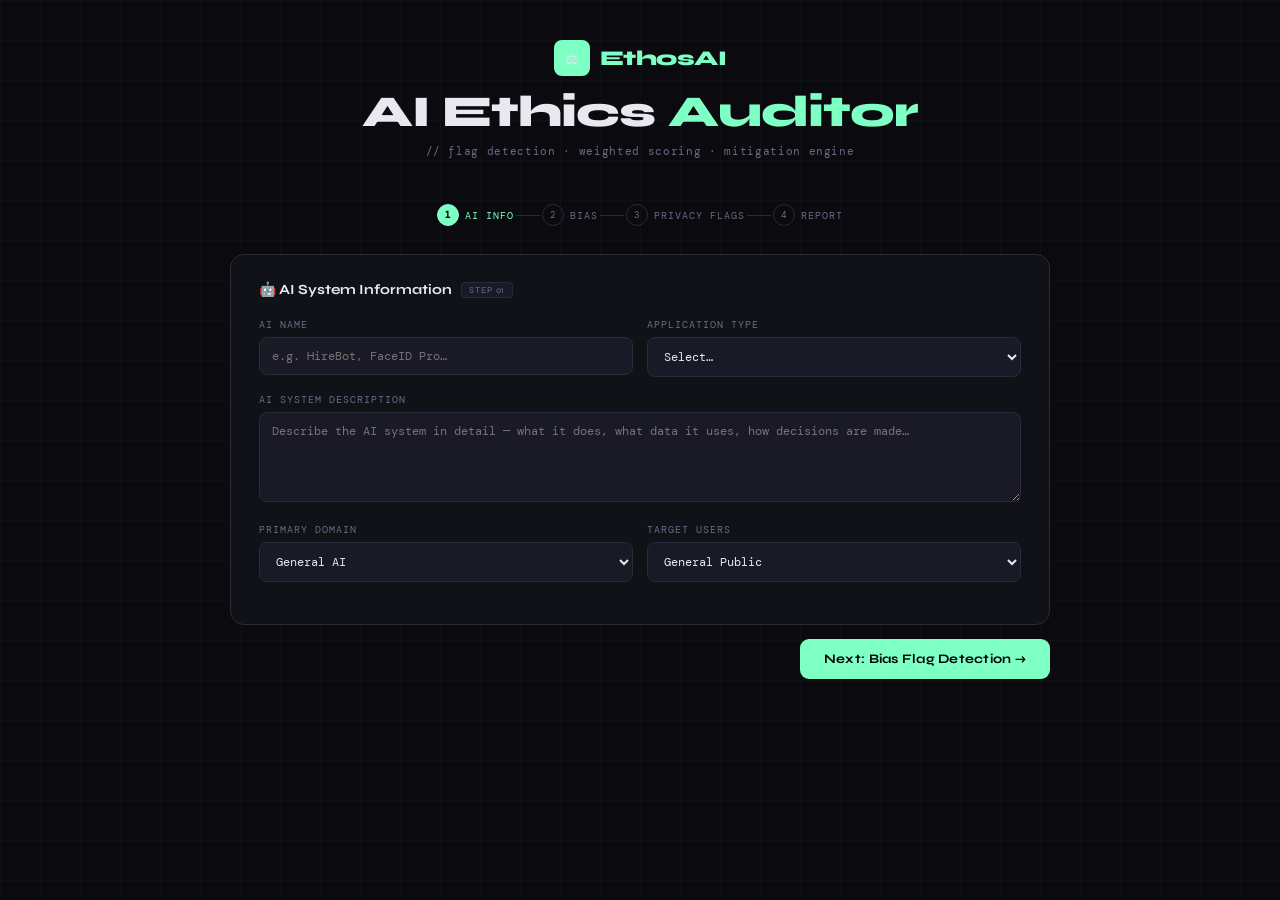
<file: ai-ethics-auditor-v2.html>
<!DOCTYPE html>
<html lang="en">
<head>
<meta charset="UTF-8">
<meta name="viewport" content="width=device-width, initial-scale=1.0">
<title>EthosAI — Ethics Auditor</title>
<link href="https://fonts.googleapis.com/css2?family=Syne:wght@700;800&family=DM+Mono:wght@400;500&display=swap" rel="stylesheet">
<style>
*{box-sizing:border-box;margin:0;padding:0}
body{font-family:'DM Mono',monospace;background:#0a0a0f;color:#e8e8f0;min-height:100vh}
body::before{content:'';position:fixed;inset:0;background-image:linear-gradient(rgba(126,255,196,.03) 1px,transparent 1px),linear-gradient(90deg,rgba(126,255,196,.03) 1px,transparent 1px);background-size:40px 40px;pointer-events:none;z-index:0}
.wrap{max-width:860px;margin:0 auto;padding:0 20px 60px;position:relative;z-index:1}

/* header */
header{text-align:center;padding:40px 0 20px}
.logo{display:inline-flex;align-items:center;gap:10px;margin-bottom:12px}
.logo-box{width:36px;height:36px;background:#7effc4;border-radius:8px;display:flex;align-items:center;justify-content:center;font-size:18px}
.logo-name{font-family:'Syne',sans-serif;font-size:21px;font-weight:800;color:#7effc4;letter-spacing:-.5px}
h1{font-family:'Syne',sans-serif;font-size:clamp(26px,5vw,44px);font-weight:800;letter-spacing:-1px;line-height:1.1;margin-bottom:8px}
h1 em{font-style:normal;color:#7effc4}
.sub{color:#6b6b88;font-size:11px;letter-spacing:.06em}

/* step bar */
.stepbar{display:flex;align-items:center;justify-content:center;flex-wrap:wrap;row-gap:10px;margin:26px 0 28px}
.step-item{display:flex;align-items:center;gap:6px;font-size:10px;letter-spacing:.1em;text-transform:uppercase;color:#6b6b88;transition:color .25s}
.step-item.active{color:#7effc4}
.step-item.done{color:#6b6b88}
.snum{width:22px;height:22px;border-radius:50%;border:1px solid #2a2a3a;display:flex;align-items:center;justify-content:center;font-size:9px;transition:all .25s;flex-shrink:0}
.step-item.active .snum{background:#7effc4;border-color:#7effc4;color:#000;font-weight:700}
.step-item.done .snum{background:#1a1a26;border-color:#7effc4;color:#7effc4}
.sline{width:24px;height:1px;background:#2a2a3a;margin:0 2px;flex-shrink:0}

/* card */
.card{background:#111118;border:1px solid #2a2a3a;border-radius:14px;padding:26px 28px;margin-bottom:14px;animation:up .32s ease both}
@keyframes up{from{opacity:0;transform:translateY(12px)}to{opacity:1;transform:translateY(0)}}
.ctitle{font-family:'Syne',sans-serif;font-size:14px;font-weight:700;margin-bottom:20px;display:flex;align-items:center;gap:9px;flex-wrap:wrap}
.ctag{font-size:9px;background:#1a1a26;border:1px solid #2a2a3a;padding:2px 7px;border-radius:4px;color:#6b6b88;letter-spacing:.1em;font-weight:400}

/* form fields */
.field{margin-bottom:16px}
.flabel{display:block;font-size:10px;letter-spacing:.1em;text-transform:uppercase;color:#6b6b88;margin-bottom:6px}
input[type=text],textarea,select{width:100%;background:#1a1a26;border:1px solid #2a2a3a;border-radius:8px;color:#e8e8f0;font-family:'DM Mono',monospace;font-size:12px;padding:10px 12px;outline:none;transition:border-color .2s}
input[type=text]:focus,textarea:focus,select:focus{border-color:#7effc4;box-shadow:0 0 0 2px rgba(126,255,196,.06)}
textarea{resize:vertical;min-height:90px}
select option{background:#1a1a26}
.g2{display:grid;grid-template-columns:1fr 1fr;gap:14px}
@media(max-width:560px){.g2{grid-template-columns:1fr}}

/* flag checkboxes */
.flag-grid{display:grid;grid-template-columns:1fr 1fr;gap:8px}
@media(max-width:560px){.flag-grid{grid-template-columns:1fr}}
.flag-item{display:flex;align-items:flex-start;gap:10px;padding:12px 14px;border-radius:9px;border:1px solid #2a2a3a;background:#1a1a26;cursor:pointer;transition:all .18s;user-select:none}
.flag-item:hover{border-color:#7effc4}
.flag-item.on{background:rgba(126,255,196,.07);border-color:#7effc4}
.flag-item.on .fchk{background:#7effc4;border-color:#7effc4}
.flag-item.on .fchk::after{opacity:1}
.flag-item.on .fname{color:#7effc4}
.fchk{width:16px;height:16px;border-radius:4px;border:1px solid #3a3a4a;background:transparent;flex-shrink:0;margin-top:1px;position:relative;transition:all .18s}
.fchk::after{content:'✓';position:absolute;inset:0;display:flex;align-items:center;justify-content:center;font-size:10px;color:#000;font-weight:700;opacity:0;transition:opacity .18s}
.flag-right{}
.fname{font-size:11px;color:#9a9ab0;line-height:1.4;transition:color .18s;display:block;margin-bottom:2px}
.fscore{font-size:9px;color:#4a4a5a;letter-spacing:.06em}

/* multi-choice questions */
.qblock{display:flex;flex-direction:column;gap:0}
.qitem{padding:16px 0;border-bottom:1px solid #1a1a26}
.qitem:last-child{border-bottom:none}
.qtext{font-size:12px;color:#e8e8f0;line-height:1.6;margin-bottom:11px}
.qnum{color:#7effc4;font-family:'Syne',sans-serif;font-weight:700;margin-right:6px}
.opts{display:flex;flex-direction:column;gap:6px}
.opt{display:flex;align-items:center;gap:10px;padding:9px 13px;border-radius:7px;border:1px solid #2a2a3a;background:#1a1a26;cursor:pointer;transition:all .16s;user-select:none}
.opt:hover{border-color:#7effc4}
.opt.sel{background:rgba(126,255,196,.09);border-color:#7effc4}
.opt.sel .odot{background:#7effc4;border-color:#7effc4}
.opt.sel .olabel{color:#7effc4}
.odot{width:13px;height:13px;border-radius:50%;border:1px solid #3a3a4a;background:transparent;flex-shrink:0;transition:all .16s}
.olabel{font-size:11px;color:#9a9ab0;flex:1;transition:color .16s}
.oscore{font-size:10px;color:#4a4a5a;letter-spacing:.04em;flex-shrink:0}

/* buttons */
.btn{display:inline-flex;align-items:center;gap:7px;padding:12px 24px;border-radius:9px;border:none;font-family:'Syne',sans-serif;font-size:13px;font-weight:700;cursor:pointer;transition:all .2s;letter-spacing:.02em}
.primary{background:#7effc4;color:#000}
.primary:hover{background:#9fffda;transform:translateY(-1px);box-shadow:0 8px 20px rgba(126,255,196,.2)}
.secondary{background:#1a1a26;color:#e8e8f0;border:1px solid #2a2a3a}
.secondary:hover{border-color:#7effc4}
.brow{display:flex;gap:9px;justify-content:flex-end;margin-top:10px;flex-wrap:wrap}

/* loading */
#loading{display:none;text-align:center;padding:60px}
.spin{width:36px;height:36px;border:2px solid #2a2a3a;border-top-color:#7effc4;border-radius:50%;margin:0 auto 14px;animation:rot .8s linear infinite}
@keyframes rot{to{transform:rotate(360deg)}}
.ltxt{color:#6b6b88;font-size:11px;letter-spacing:.1em}

/* ══ RESULTS ══ */
#results{display:none}

/* overall banner */
.rbanner{border-radius:14px;padding:28px 30px;margin-bottom:14px;position:relative;overflow:hidden;animation:up .4s ease both}
.rbanner::before{content:'';position:absolute;inset:0;opacity:.05;background:radial-gradient(circle at 20% 50%,currentColor 0%,transparent 60%)}
.rbanner.low     {background:rgba(126,255,196,.07);border:1px solid rgba(126,255,196,.25);color:#7effc4}
.rbanner.moderate{background:rgba(126,255,196,.05);border:1px solid rgba(126,255,196,.2);color:#a8ffda}
.rbanner.medium  {background:rgba(255,209,102,.07);border:1px solid rgba(255,209,102,.25);color:#ffd166}
.rbanner.high    {background:rgba(255,107,107,.07);border:1px solid rgba(255,107,107,.25);color:#ff6b6b}
.rbanner.critical{background:rgba(255,60,60,.1);border:1px solid rgba(255,60,60,.4);color:#ff3c3c}
.rhead{display:flex;justify-content:space-between;align-items:flex-start;flex-wrap:wrap;gap:12px;margin-bottom:16px}
.rcatl{font-family:'Syne',sans-serif;font-size:10px;font-weight:700;letter-spacing:.2em;text-transform:uppercase;opacity:.6;margin-bottom:3px}
.rcatn{font-family:'Syne',sans-serif;font-size:26px;font-weight:800}
.rsubn{font-size:10px;opacity:.45;margin-top:3px}
.rscorebl{text-align:right}
.rscore{font-family:'Syne',sans-serif;font-size:54px;font-weight:800;line-height:1}
.rscorel{font-size:9px;opacity:.5;letter-spacing:.12em;text-transform:uppercase}
.barwrap{height:5px;background:rgba(255,255,255,.07);border-radius:99px;overflow:hidden}
.barfill{height:100%;border-radius:99px;transition:width 1.1s cubic-bezier(.16,1,.3,1);background:currentColor}
.barmarks{display:flex;justify-content:space-between;margin-top:4px;font-size:9px;opacity:.3;letter-spacing:.05em}

/* formula card */
.formula-row{display:flex;flex-wrap:wrap;gap:10px;margin-bottom:14px}
.formula-pill{flex:1;min-width:120px;background:#1a1a26;border:1px solid #2a2a3a;border-radius:10px;padding:14px;text-align:center}
.fp-label{font-size:10px;color:#6b6b88;text-transform:uppercase;letter-spacing:.08em;margin-bottom:6px}
.fp-score{font-family:'Syne',sans-serif;font-size:22px;font-weight:800}
.fp-weight{font-size:9px;color:#4a4a5a;margin-top:3px}
.fp-contrib{font-size:10px;margin-top:4px}

/* flag section */
.flag-section{margin-bottom:14px}
.flag-section-title{font-family:'Syne',sans-serif;font-size:12px;font-weight:700;margin-bottom:10px;display:flex;align-items:center;gap:8px}
.flag-pills{display:flex;flex-wrap:wrap;gap:7px}
.fpill{padding:5px 11px;border-radius:6px;font-size:10px;letter-spacing:.06em;font-weight:600;border:1px solid}
.fpill.active-flag{background:rgba(255,107,107,.12);border-color:rgba(255,107,107,.4);color:#ff6b6b}
.fpill.inactive-flag{background:rgba(126,255,196,.06);border-color:rgba(126,255,196,.2);color:#7effc4}

/* pillar grid */
.pgrid5{display:grid;grid-template-columns:repeat(5,1fr);gap:10px;margin-bottom:14px}
@media(max-width:700px){.pgrid5{grid-template-columns:repeat(3,1fr)}}
@media(max-width:460px){.pgrid5{grid-template-columns:repeat(2,1fr)}}
.pcard{background:#111118;border:1px solid #2a2a3a;border-radius:12px;padding:16px;animation:up .4s ease both;text-align:center}
.pcard:nth-child(2){animation-delay:.06s}
.pcard:nth-child(3){animation-delay:.12s}
.pcard:nth-child(4){animation-delay:.18s}
.pcard:nth-child(5){animation-delay:.24s}
.picon{font-size:20px;margin-bottom:6px}
.ptitle{font-family:'Syne',sans-serif;font-size:10px;font-weight:700;color:#6b6b88;text-transform:uppercase;letter-spacing:.06em;margin-bottom:6px}
.pscore-big{font-family:'Syne',sans-serif;font-size:28px;font-weight:800;line-height:1;margin-bottom:4px}
.pw-label{font-size:9px;color:#4a4a5a;margin-bottom:8px}
.pbwrap{height:3px;background:#1a1a26;border-radius:99px;overflow:hidden;margin-bottom:7px}
.pb{height:100%;border-radius:99px;transition:width 1.1s cubic-bezier(.16,1,.3,1)}
.pbadge{display:inline-block;font-size:8px;letter-spacing:.08em;text-transform:uppercase;padding:2px 6px;border-radius:4px;font-weight:600}
.b-low{background:rgba(126,255,196,.12);color:#7effc4}
.b-med{background:rgba(255,209,102,.12);color:#ffd166}
.b-high{background:rgba(255,107,107,.12);color:#ff6b6b}
.b-crit{background:rgba(255,60,60,.15);color:#ff3c3c}

/* suggestions */
.sug-list{list-style:none}
.sug-item{display:flex;gap:12px;padding:14px 0;border-bottom:1px solid #1a1a26;animation:up .35s ease both}
.sug-item:last-child{border-bottom:none}
.sug-icon{width:30px;height:30px;border-radius:7px;background:rgba(126,255,196,.07);display:flex;align-items:center;justify-content:center;font-size:13px;flex-shrink:0;margin-top:1px}
.sug-body{}
.sug-title{font-family:'Syne',sans-serif;font-size:12px;font-weight:700;margin-bottom:3px;display:flex;align-items:center;gap:7px;flex-wrap:wrap}
.sug-desc{font-size:11px;color:#6b6b88;line-height:1.65}
.prio{display:inline-block;font-size:8px;letter-spacing:.1em;text-transform:uppercase;padding:2px 6px;border-radius:4px;font-weight:600}
.prio-crit  {background:rgba(255,60,60,.15);color:#ff3c3c}
.prio-high  {background:rgba(255,107,107,.14);color:#ff6b6b}
.prio-medium{background:rgba(255,209,102,.14);color:#ffd166}
.prio-low   {background:rgba(126,255,196,.14);color:#7effc4}

/* framework */
.fw-row{display:flex;flex-wrap:wrap;gap:8px;margin-top:4px}
.fw-pill{padding:5px 12px;border-radius:6px;font-size:10px;background:#1a1a26;border:1px solid #2a2a3a;color:#6b6b88;letter-spacing:.04em}

.frow{display:flex;justify-content:space-between;align-items:center;flex-wrap:wrap;gap:10px;margin-top:6px}
.fmeta{font-size:11px;color:#6b6b88}
.fmeta strong{color:#e8e8f0}
</style>
</head>
<body>
<div class="wrap">

<header>
  <div class="logo">
    <div class="logo-box">⚖</div>
    <div class="logo-name">EthosAI</div>
  </div>
  <h1>AI Ethics <em>Auditor</em></h1>
  <p class="sub">// flag detection · weighted scoring · mitigation engine</p>
</header>

<!-- STEP BAR -->
<div class="stepbar">
  <div class="step-item active" id="si1"><div class="snum">1</div><span>AI Info</span></div>
  <div class="sline"></div>
  <div class="step-item" id="si2"><div class="snum">2</div><span>Bias</span></div>
  <div class="sline"></div>
  <div class="step-item" id="si3"><div class="snum">3</div><span>Privacy Flags</span></div>
  <div class="sline"></div>
  <div class="step-item" id="si4"><div class="snum">4</div><span>Report</span></div>
</div>

<!-- ══════════════ STEP 1: AI INFO ══════════════ -->
<div id="s1">
  <div class="card">
    <div class="ctitle">🤖 AI System Information <span class="ctag">STEP 01</span></div>
    <div class="g2">
      <div class="field">
        <label class="flabel">AI Name</label>
        <input type="text" id="aiName" placeholder="e.g. HireBot, FaceID Pro…">
      </div>
      <div class="field">
        <label class="flabel">Application Type</label>
        <select id="aiType">
          <option value="">Select…</option>
          <option value="chatbot">Chatbot / Virtual Assistant</option>
          <option value="hiring">Hiring / Recruitment AI</option>
          <option value="recommendation">Recommendation System</option>
          <option value="medical">Medical / Health AI</option>
          <option value="surveillance">Surveillance / Monitoring</option>
          <option value="credit">Credit / Financial Scoring</option>
          <option value="autonomous">Autonomous System</option>
          <option value="face_recognition">Face Recognition System</option>
          <option value="content">Content Generation</option>
          <option value="other">Other</option>
        </select>
      </div>
    </div>
    <div class="field">
      <label class="flabel">AI System Description</label>
      <textarea id="purpose" placeholder="Describe the AI system in detail — what it does, what data it uses, how decisions are made…"></textarea>
    </div>
    <div class="g2">
      <div class="field">
        <label class="flabel">Primary Domain</label>
        <select id="domain">
          <option value="general">General AI</option>
          <option value="healthcare">Healthcare</option>
          <option value="finance">Finance</option>
          <option value="hiring">Hiring</option>
          <option value="education">Education</option>
          <option value="surveillance">Surveillance</option>
          <option value="autonomous">Autonomous System</option>
          <option value="customer_support">Customer Support</option>
        </select>
      </div>
      <div class="field">
        <label class="flabel">Target Users</label>
        <select id="targetUsers">
          <option value="general">General Public</option>
          <option value="vulnerable">Vulnerable Groups / Children</option>
          <option value="employees">Employees</option>
          <option value="patients">Healthcare Patients</option>
          <option value="job_seekers">Job Seekers</option>
          <option value="enterprises">Enterprises</option>
        </select>
      </div>
    </div>
  </div>
  <div class="brow">
    <button class="btn primary" onclick="goStep(2)">Next: Bias Flag Detection →</button>
  </div>
</div>

<!-- ══════════════ STEP 2: BIAS QUESTIONS ══════════════ -->
<div id="s2" style="display:none">
  <div class="card">
    <div class="ctitle">⚖️ Bias &amp; Fairness Evaluation <span class="ctag">STEP 02</span></div>
    <div class="qblock">

      <div class="qitem">
        <div class="qtext"><span class="qnum">Q1.</span> Have you ever felt that this AI responds unfairly or differently to certain people or groups?</div>
        <div class="opts">
          <div class="opt" onclick="pick('b1',0,this)"><div class="odot"></div><div class="olabel">Never</div><div class="oscore">0 pts</div></div>
          <div class="opt" onclick="pick('b1',1,this)"><div class="odot"></div><div class="olabel">Not sure</div><div class="oscore">1 pt</div></div>
          <div class="opt" onclick="pick('b1',2,this)"><div class="odot"></div><div class="olabel">Yes, sometimes</div><div class="oscore">2 pts</div></div>
        </div>
      </div>

      <div class="qitem">
        <div class="qtext"><span class="qnum">Q2.</span> Has the AI ever given responses that seemed stereotypical, offensive, or biased?</div>
        <div class="opts">
          <div class="opt" onclick="pick('b2',0,this)"><div class="odot"></div><div class="olabel">Never</div><div class="oscore">0 pts</div></div>
          <div class="opt" onclick="pick('b2',1,this)"><div class="odot"></div><div class="olabel">Rarely</div><div class="oscore">1 pt</div></div>
          <div class="opt" onclick="pick('b2',2,this)"><div class="odot"></div><div class="olabel">Often</div><div class="oscore">2 pts</div></div>
        </div>
      </div>

      <div class="qitem">
        <div class="qtext"><span class="qnum">Q3.</span> Do you notice the AI giving different answers for similar questions asked by different users?</div>
        <div class="opts">
          <div class="opt" onclick="pick('b3',0,this)"><div class="odot"></div><div class="olabel">No</div><div class="oscore">0 pts</div></div>
          <div class="opt" onclick="pick('b3',1,this)"><div class="odot"></div><div class="olabel">Not sure</div><div class="oscore">1 pt</div></div>
          <div class="opt" onclick="pick('b3',2,this)"><div class="odot"></div><div class="olabel">Yes</div><div class="oscore">2 pts</div></div>
        </div>
      </div>

      <div class="qitem">
        <div class="qtext"><span class="qnum">Q4.</span> Do you trust this AI to treat all users fairly regardless of gender, age, or background?</div>
        <div class="opts">
          <div class="opt" onclick="pick('b4',0,this)"><div class="odot"></div><div class="olabel">Yes</div><div class="oscore">0 pts</div></div>
          <div class="opt" onclick="pick('b4',1,this)"><div class="odot"></div><div class="olabel">Not sure</div><div class="oscore">1 pt</div></div>
          <div class="opt" onclick="pick('b4',2,this)"><div class="odot"></div><div class="olabel">No</div><div class="oscore">2 pts</div></div>
        </div>
      </div>

    </div>
  </div>
  <div class="brow">
    <button class="btn secondary" onclick="goStep(1)">← Back</button>
    <button class="btn primary" onclick="goStep(3)">Next: Privacy Flags →</button>
  </div>
</div>

<!-- ══════════════ STEP 3: PRIVACY FLAGS ══════════════ -->
<div id="s3" style="display:none">
  <div class="card">
    <div class="ctitle">🔐 Privacy Risk Flag Detection <span class="ctag">STEP 03</span></div>
    <p style="font-size:11px;color:#6b6b88;margin-bottom:18px;line-height:1.7">Select all privacy-related indicators that apply to this AI system.</p>
    <div class="flag-grid">

      <div class="flag-item" id="f_PRIV_PERSONAL" onclick="toggleFlag('PRIVACY_PERSONAL_DATA_FLAG',5,this)">
        <div class="fchk"></div>
        <div class="flag-right">
          <span class="fname">Collects personal data (name, email, ID, etc.)</span>
          <span class="fscore">PRIVACY_PERSONAL_DATA_FLAG · +5 pts</span>
        </div>
      </div>

      <div class="flag-item" id="f_PRIV_CAMERA" onclick="toggleFlag('PRIVACY_CAMERA_FLAG',4,this)">
        <div class="fchk"></div>
        <div class="flag-right">
          <span class="fname">Uses camera or image capture</span>
          <span class="fscore">PRIVACY_CAMERA_FLAG · +4 pts</span>
        </div>
      </div>

      <div class="flag-item" id="f_PRIV_CLOUD" onclick="toggleFlag('PRIVACY_CLOUD_FLAG',3,this)">
        <div class="fchk"></div>
        <div class="flag-right">
          <span class="fname">Stores data in cloud</span>
          <span class="fscore">PRIVACY_CLOUD_FLAG · +3 pts</span>
        </div>
      </div>

      <div class="flag-item" id="f_PRIV_BIOMETRIC" onclick="toggleFlag('PRIVACY_BIOMETRIC_FLAG',5,this)">
        <div class="fchk"></div>
        <div class="flag-right">
          <span class="fname">Stores or processes biometric data</span>
          <span class="fscore">PRIVACY_BIOMETRIC_FLAG · +5 pts</span>
        </div>
      </div>

      <div class="flag-item" id="f_PRIV_NO_ENC" onclick="toggleFlag('PRIVACY_NO_ENCRYPTION_FLAG',4,this)">
        <div class="fchk"></div>
        <div class="flag-right">
          <span class="fname">No encryption mentioned or implemented</span>
          <span class="fscore">PRIVACY_NO_ENCRYPTION_FLAG · +4 pts</span>
        </div>
      </div>

      <div class="flag-item" id="f_PRIV_NO_CONSENT" onclick="toggleFlag('PRIVACY_NO_CONSENT_FLAG',5,this)">
        <div class="fchk"></div>
        <div class="flag-right">
          <span class="fname">No user consent mechanism in place</span>
          <span class="fscore">PRIVACY_NO_CONSENT_FLAG · +5 pts</span>
        </div>
      </div>

    </div>
  </div>
  <div class="brow">
    <button class="btn secondary" onclick="goStep(2)">← Back</button>
    <button class="btn primary" onclick="runReport()">Generate Ethics Report ⚡</button>
  </div>
</div>

<!-- LOADING -->
<div id="loading">
  <div class="spin"></div>
  <p class="ltxt">// running flag detection · calculating weighted scores…</p>
</div>

<!-- ══════════════ STEP 5: REPORT ══════════════ -->
<div id="results">

  <!-- Overall Banner -->
  <div class="rbanner" id="rbanner">
    <div class="rhead">
      <div>
        <div class="rcatl">Ethical Risk Assessment</div>
        <div class="rcatn" id="rcatn">—</div>
        <div class="rsubn" id="rsubn">—</div>
      </div>
      <div class="rscorebl">
        <div class="rscore" id="rscore">—</div>
        <div class="rscorel">Final Score / 100</div>
      </div>
    </div>
    <div class="barwrap"><div class="barfill" id="rbarfill" style="width:0%"></div></div>
    <div class="barmarks">
      <span>0 LOW</span><span>20</span><span>40</span><span>60</span><span>80</span><span>100 CRITICAL</span>
    </div>
  </div>

  <!-- Formula Breakdown Row -->
  <div class="card" id="formulaCard" style="animation-delay:.05s">
    <div class="ctitle">📊 Weighted Score Formula <span class="ctag">CALCULATION</span></div>
    <p style="font-size:10px;color:#6b6b88;margin-bottom:14px;line-height:1.8;font-family:'DM Mono',monospace">
      Total = (Bias×0.50) + (Privacy×0.50) &nbsp;→&nbsp; Final = Total × 10 (0–100 scale)
    </p>
    <div class="formula-row" id="formulaRow"></div>
  </div>

  <!-- 2 Pillar Scores -->
  <div class="pgrid5" id="pgrid5" style="grid-template-columns:1fr 1fr"></div>

  <!-- Detected Flags -->
  <div class="card" style="animation-delay:.2s">
    <div class="ctitle">🚩 Detected Risk Flags <span class="ctag">FLAG ANALYSIS</span></div>
    <div class="flag-section">
      <div class="flag-section-title">⚖️ Bias Flags</div>
      <div class="flag-pills" id="biasFlagPills"></div>
    </div>
    <div style="height:14px"></div>
    <div class="flag-section">
      <div class="flag-section-title">🔐 Privacy Flags</div>
      <div class="flag-pills" id="privacyFlagPills"></div>
    </div>
  </div>

  <!-- Mitigation Suggestions -->
  <div class="card" style="animation-delay:.26s">
    <div class="ctitle">🛠️ Mitigation Suggestions <span class="ctag">ACTION PLAN</span></div>
    <ul class="sug-list" id="suglist"></ul>
  </div>

  <!-- Framework Reference -->
  <div class="card" style="animation-delay:.32s">
    <div class="ctitle">📚 Framework Reference <span class="ctag">INDUSTRY STANDARD</span></div>
    <p style="font-size:11px;color:#6b6b88;margin-bottom:12px;line-height:1.7">This assessment is based on internationally recognised AI ethics frameworks:</p>
    <div class="fw-row">
      <span class="fw-pill">EU AI Act</span>
      <span class="fw-pill">NIST AI RMF</span>
      <span class="fw-pill">ISO/IEC 23894</span>
      <span class="fw-pill">OECD AI Principles</span>
    </div>
  </div>

  <div class="frow">
    <div class="fmeta">Audited: <strong id="rname">—</strong> &nbsp;|&nbsp; Domain: <strong id="rdomain">—</strong></div>
    <button class="btn secondary" onclick="restart()">← New Audit</button>
  </div>
</div>

</div><!-- /wrap -->

<script>
// ── state ────────────────────────────────────────────
var FLAGS = {};   // { FLAG_NAME: score_value }
var ANS   = {};   // { q_id: numeric_value }

var DOMAIN_LABEL = {
  healthcare:'Healthcare', finance:'Finance', hiring:'Hiring',
  education:'Education', surveillance:'Surveillance',
  autonomous:'Autonomous System', customer_support:'Customer Support', general:'General AI'
};

// ── step bar ─────────────────────────────────────────
function goStep(n) {
  for (var i = 1; i <= 3; i++) {
    document.getElementById('s' + i).style.display = (i === n) ? 'block' : 'none';
  }
  document.getElementById('results').style.display = 'none';
  updateBar(n);
  window.scrollTo({ top: 0, behavior: 'smooth' });
}

function updateBar(active) {
  for (var i = 1; i <= 4; i++) {
    var el = document.getElementById('si' + i);
    el.classList.remove('active', 'done');
    if (i < active)  el.classList.add('done');
    if (i === active) el.classList.add('active');
  }
}

// ── flag toggle ──────────────────────────────────────
function toggleFlag(name, score, el) {
  el.classList.toggle('on');
  if (el.classList.contains('on')) {
    FLAGS[name] = score;
  } else {
    delete FLAGS[name];
  }
}

// ── answer picker ────────────────────────────────────
function pick(qid, val, el) {
  var siblings = el.parentElement.querySelectorAll('.opt');
  for (var i = 0; i < siblings.length; i++) siblings[i].classList.remove('sel');
  el.classList.add('sel');
  ANS[qid] = val;
}

// ── scoring ───────────────────────────────────────────
// Bias score: sum of Q1–Q4 answers (0/1/2 each, max 8)
function calcBias() {
  var keys = ['b1','b2','b3','b4'];
  var s = 0;
  for (var i = 0; i < keys.length; i++) s += (ANS[keys[i]] || 0);
  return s; // max = 8
}

// Privacy score: sum of selected privacy flags
function calcPrivacy() {
  var s = 0;
  var pKeys = ['PRIVACY_PERSONAL_DATA_FLAG','PRIVACY_CAMERA_FLAG','PRIVACY_CLOUD_FLAG','PRIVACY_BIOMETRIC_FLAG','PRIVACY_NO_ENCRYPTION_FLAG','PRIVACY_NO_CONSENT_FLAG'];
  for (var i = 0; i < pKeys.length; i++) {
    if (FLAGS[pKeys[i]]) s += FLAGS[pKeys[i]];
  }
  return s; // max possible = 26
}

// Transparency score: Q answers (0-2 each), 3 questions → max 6
function calcTransparency() {
  var keys = ['t1','t2','t3'];
  var s = 0;
  for (var i = 0; i < keys.length; i++) s += (ANS[keys[i]] || 0);
  return s;
}

// Security score: Q answers, max 6
function calcSecurity() {
  var keys = ['sec1','sec2','sec3'];
  var s = 0;
  for (var i = 0; i < keys.length; i++) s += (ANS[keys[i]] || 0);
  return s;
}

// Safety score: Q answers, max 6
function calcSafety() {
  var keys = ['saf1','saf2','saf3'];
  var s = 0;
  for (var i = 0; i < keys.length; i++) s += (ANS[keys[i]] || 0);
  return s;
}

// Normalize any score to 0-10 scale for the formula
function norm(score, maxScore) {
  return (score / maxScore) * 10;
}

// Risk level helpers
function riskClass(score) {
  if (score <= 20) return 'low';
  if (score <= 40) return 'moderate';
  if (score <= 60) return 'medium';
  if (score <= 80) return 'high';
  return 'critical';
}
function riskLabel(score) {
  if (score <= 20) return 'LOW RISK';
  if (score <= 40) return 'MODERATE RISK';
  if (score <= 60) return 'MEDIUM RISK';
  if (score <= 80) return 'HIGH RISK';
  return 'CRITICAL RISK';
}
function riskColor(score) {
  if (score <= 20) return '#7effc4';
  if (score <= 40) return '#a8ffda';
  if (score <= 60) return '#ffd166';
  if (score <= 80) return '#ff6b6b';
  return '#ff3c3c';
}
function bCls(score) {
  if (score <= 20) return 'b-low';
  if (score <= 40) return 'b-low';
  if (score <= 60) return 'b-med';
  if (score <= 80) return 'b-high';
  return 'b-crit';
}

// ── main report ──────────────────────────────────────
function runReport() {
  for (var i = 1; i <= 4; i++) document.getElementById('s' + i).style.display = 'none';
  document.getElementById('loading').style.display = 'block';
  document.getElementById('results').style.display = 'none';

  setTimeout(function() {
    document.getElementById('loading').style.display = 'none';

    var name   = document.getElementById('aiName').value.trim() || 'Unnamed AI';
    var domain = document.getElementById('domain').value || 'general';

    // raw scores
    var rawBias  = calcBias();
    var rawPriv  = calcPrivacy();
    var rawTrans = 0;
    var rawSec   = 0;
    var rawSafe  = 0;

    // normalize each to 0–10 scale
    var nBias  = norm(rawBias,   8);   // max 8 (4 questions × 2pts)
    var nPriv  = norm(rawPriv,  26);   // max 26 (flag-based)
    var nTrans = 0;
    var nSec   = 0;
    var nSafe  = 0;

    // weighted total — Bias 50%, Privacy 50%
    var total = (nBias * 0.50) + (nPriv * 0.50);

    // final score 0–100
    var finalScore = Math.min(100, Math.round(total * 10));

    var cat = riskClass(finalScore);
    var catLbl = riskLabel(finalScore);

    // ── banner ──
    document.getElementById('results').style.display = 'block';
    updateBar(4);

    document.getElementById('rbanner').className = 'rbanner ' + cat;
    document.getElementById('rcatn').textContent  = catLbl;
    document.getElementById('rsubn').textContent  = name + '  ·  ' + (DOMAIN_LABEL[domain] || 'General AI');
    document.getElementById('rscore').textContent = finalScore;
    document.getElementById('rname').textContent  = name;
    document.getElementById('rdomain').textContent = DOMAIN_LABEL[domain] || 'General AI';

    setTimeout(function() {
      document.getElementById('rbarfill').style.width = finalScore + '%';
    }, 120);

    // ── formula row ──
    var pillars = [
      { label:'Bias',    icon:'⚖️',  raw: rawBias, norm: nBias, weight:'×0.50', contrib: Math.round(nBias*0.50*100)/100 },
      { label:'Privacy', icon:'🔐', raw: rawPriv, norm: nPriv, weight:'×0.50', contrib: Math.round(nPriv*0.50*100)/100 }
    ];

    var fHtml = '';
    for (var fi = 0; fi < pillars.length; fi++) {
      var p = pillars[fi];
      var col = riskColor(p.norm * 10);
      fHtml += '<div class="formula-pill">' +
        '<div class="fp-label">' + p.icon + ' ' + p.label + '</div>' +
        '<div class="fp-score" style="color:' + col + '">' + Math.round(p.norm * 10) / 10 + '</div>' +
        '<div class="fp-weight" style="color:#6b6b88">' + p.weight + '</div>' +
        '<div class="fp-contrib" style="color:' + col + '">contrib: ' + p.contrib + '</div>' +
      '</div>';
    }
    document.getElementById('formulaRow').innerHTML = fHtml;

    // ── 5 pillar cards ──
    var PILLAR_MAX = [8, 26];
    var p5Html = '';
    for (var pi = 0; pi < pillars.length; pi++) {
      var pl = pillars[pi];
      var pctBar = Math.round((pl.raw / PILLAR_MAX[pi]) * 100);
      var col2 = riskColor(pl.norm * 10);
      p5Html += '<div class="pcard" style="animation-delay:' + (pi*0.06) + 's">' +
        '<div class="picon">' + pl.icon + '</div>' +
        '<div class="ptitle">' + pl.label + '</div>' +
        '<div class="pscore-big" style="color:' + col2 + '">' + pl.raw + '</div>' +
        '<div class="pw-label">weight ' + pl.weight + '</div>' +
        '<div class="pbwrap"><div class="pb" id="ppb' + pi + '" style="width:0%;background:' + col2 + '"></div></div>' +
        '<span class="pbadge ' + bCls(pl.norm * 10) + '">' + (pl.norm <= 2 ? 'LOW' : pl.norm <= 5 ? 'MED' : 'HIGH') + '</span>' +
      '</div>';
    }
    document.getElementById('pgrid5').innerHTML = p5Html;

    setTimeout(function() {
      for (var pi2 = 0; pi2 < pillars.length; pi2++) {
        var el2 = document.getElementById('ppb' + pi2);
        if (el2) el2.style.width = Math.round((pillars[pi2].raw / PILLAR_MAX[pi2]) * 100) + '%';
      }
    }, 200);

    // ── flag pills ──
    var allBiasFlags = ['BIAS_FACE_FLAG','BIAS_GENDER_FLAG','BIAS_RACE_FLAG','BIAS_AUTO_DECISION_FLAG','BIAS_UNKNOWN_DATA_FLAG','BIAS_NO_FAIRNESS_FLAG'];
    var allPrivFlags = ['PRIVACY_PERSONAL_DATA_FLAG','PRIVACY_CAMERA_FLAG','PRIVACY_CLOUD_FLAG','PRIVACY_BIOMETRIC_FLAG','PRIVACY_NO_ENCRYPTION_FLAG','PRIVACY_NO_CONSENT_FLAG'];

    function makePills(flagList, containerId) {
      var html = '';
      for (var fi2 = 0; fi2 < flagList.length; fi2++) {
        var fname = flagList[fi2];
        var active = FLAGS[fname] ? true : false;
        html += '<span class="fpill ' + (active ? 'active-flag' : 'inactive-flag') + '">' +
          (active ? '🚩 ' : '✓ ') + fname.replace(/_FLAG$/,'').replace(/_/g,' ') + (active ? ' (+' + FLAGS[fname] + ')' : '') +
        '</span>';
      }
      document.getElementById(containerId).innerHTML = html;
    }
    makePills(allBiasFlags, 'biasFlagPills');
    makePills(allPrivFlags, 'privacyFlagPills');

    // ── mitigation suggestions ──────────────────────────────
    var sugs = [];
    function addS(icon, title, points, prio) {
      sugs.push({ icon: icon, title: title, points: points, prio: prio });
    }

    // Bias mitigations (based on Q answer scores)
    var biasTotalScore = (ANS['b1']||0) + (ANS['b2']||0) + (ANS['b3']||0) + (ANS['b4']||0);

    if ((ANS['b1']||0) >= 1 || (ANS['b4']||0) >= 1)
      addS('⚖️','Demographic Bias Controls',
        ['Audit model outputs across demographic groups','Remove or anonymize demographic identifiers where not essential','Implement fairness-aware machine learning techniques'],
        (ANS['b1']||0) >= 2 || (ANS['b4']||0) >= 2 ? 'high' : 'medium');

    if ((ANS['b2']||0) >= 1)
      addS('🔬','Address Stereotypical Responses',
        ['Review training data for offensive or stereotypical patterns','Implement content filters and response monitoring','Conduct red-team testing targeting stereotypical outputs'],
        (ANS['b2']||0) >= 2 ? 'high' : 'medium');

    if ((ANS['b3']||0) >= 1)
      addS('🤝','Ensure Consistent Response Quality',
        ['Test AI responses across diverse user profiles','Implement fairness metrics to measure response consistency','Schedule regular cross-demographic output audits'],
        (ANS['b3']||0) >= 2 ? 'high' : 'medium');

    if (biasTotalScore === 0)
      addS('✅','Bias Checks Clear',
        ['No bias concerns detected from assessment. Continue periodic audits.'],
        'low');

    // Privacy mitigations (flag-based as per spec)
    if (FLAGS['PRIVACY_PERSONAL_DATA_FLAG'])
      addS('🗂️','Minimise Personal Data Collection',
        ['Apply data minimisation — collect only what is strictly necessary','Implement data anonymisation or pseudonymisation','Document data retention policy and deletion procedures'],
        'high');

    if (FLAGS['PRIVACY_BIOMETRIC_FLAG'])
      addS('👁️','Biometric Data Protection',
        ['Store biometric data using secure encrypted storage','Implement strict role-based access control','Add explicit consent mechanism before biometric capture'],
        'critical');

    if (FLAGS['PRIVACY_CLOUD_FLAG'])
      addS('☁️','Secure Cloud Storage',
        ['Enable encryption at rest for all cloud-stored data','Enable encryption in transit (TLS 1.3 or higher)','Use a compliant cloud provider (ISO 27001, SOC 2)'],
        'high');

    if (FLAGS['PRIVACY_NO_ENCRYPTION_FLAG'])
      addS('🔐','Implement Encryption',
        ['Encrypt all data at rest using AES-256','Encrypt all data in transit using TLS','Manage encryption keys using a secure key management system'],
        'critical');

    if (FLAGS['PRIVACY_NO_CONSENT_FLAG'])
      addS('✅','Add Consent Mechanism',
        ['Build a clear opt-in consent flow before data collection','Allow users to withdraw consent and delete their data','Comply with GDPR / CCPA consent requirements'],
        'critical');

    if (FLAGS['PRIVACY_CAMERA_FLAG'])
      addS('📸','Camera Usage Controls',
        ['Notify users when camera is active','Store camera data with end-to-end encryption','Limit camera data retention to minimum required period'],
        'medium');

    if (sugs.length === 0)
      addS('✅','All Clear',
        ['No critical flags detected. Continue periodic audits.','Document your ethical practices and keep policies updated.','Consider certifying under ISO/IEC 42001 AI Management System.'],
        'low');

    var prioCls = { critical:'prio-crit', high:'prio-high', medium:'prio-medium', low:'prio-low' };
    var sugHtml = '';
    for (var si = 0; si < sugs.length; si++) {
      var sg = sugs[si];
      var pts = '';
      for (var bi = 0; bi < sg.points.length; bi++) {
        pts += '<div style="display:flex;gap:8px;align-items:flex-start;margin-bottom:3px"><span style="color:#7effc4;flex-shrink:0">→</span><span>' + sg.points[bi] + '</span></div>';
      }
      sugHtml += '<li class="sug-item" style="animation-delay:' + (si*0.06) + 's">' +
        '<div class="sug-icon">' + sg.icon + '</div>' +
        '<div class="sug-body">' +
          '<div class="sug-title">' + sg.title + '<span class="prio ' + prioCls[sg.prio] + '">' + sg.prio.toUpperCase() + '</span></div>' +
          '<div class="sug-desc">' + pts + '</div>' +
        '</div>' +
      '</li>';
    }
    document.getElementById('suglist').innerHTML = sugHtml;

    window.scrollTo({ top: 0, behavior: 'smooth' });
  }, 1100);
}

// ── restart ──────────────────────────────────────────
function restart() {
  FLAGS = {};
  ANS   = {};
  var flagEls = document.querySelectorAll('.flag-item');
  for (var i = 0; i < flagEls.length; i++) flagEls[i].classList.remove('on');
  var opts = document.querySelectorAll('.opt');
  for (var j = 0; j < opts.length; j++) opts[j].classList.remove('sel');
  document.getElementById('aiName').value  = '';
  document.getElementById('purpose').value = '';
  document.getElementById('aiType').value  = '';
  document.getElementById('domain').value  = 'general';
  document.getElementById('results').style.display = 'none';
  goStep(1);
}
</script>
</body>
</html>
</file>
<file: EthosAI.css>
*{box-sizing:border-box;margin:0;padding:0}
body{font-family:'DM Mono',monospace;background:#0a0a0f;color:#e8e8f0;min-height:100vh}
body::before{content:'';position:fixed;inset:0;background-image:linear-gradient(rgba(126,255,196,.03) 1px,transparent 1px),linear-gradient(90deg,rgba(126,255,196,.03) 1px,transparent 1px);background-size:40px 40px;pointer-events:none;z-index:0}
.wrap{max-width:860px;margin:0 auto;padding:0 20px 60px;position:relative;z-index:1}

/* header */
header{text-align:center;padding:40px 0 20px}
.logo{display:inline-flex;align-items:center;gap:10px;margin-bottom:12px}
.logo-box{width:36px;height:36px;background:#7effc4;border-radius:8px;display:flex;align-items:center;justify-content:center;font-size:18px}
.logo-name{font-family:'Syne',sans-serif;font-size:21px;font-weight:800;color:#7effc4;letter-spacing:-.5px}
h1{font-family:'Syne',sans-serif;font-size:clamp(26px,5vw,44px);font-weight:800;letter-spacing:-1px;line-height:1.1;margin-bottom:8px}
h1 em{font-style:normal;color:#7effc4}
.sub{color:#6b6b88;font-size:11px;letter-spacing:.06em}

/* step bar */
.stepbar{display:flex;align-items:center;justify-content:center;flex-wrap:wrap;row-gap:10px;margin:26px 0 28px}
.step-item{display:flex;align-items:center;gap:6px;font-size:10px;letter-spacing:.1em;text-transform:uppercase;color:#6b6b88;transition:color .25s}
.step-item.active{color:#7effc4}
.step-item.done{color:#6b6b88}
.snum{width:22px;height:22px;border-radius:50%;border:1px solid #2a2a3a;display:flex;align-items:center;justify-content:center;font-size:9px;transition:all .25s;flex-shrink:0}
.step-item.active .snum{background:#7effc4;border-color:#7effc4;color:#000;font-weight:700}
.step-item.done .snum{background:#1a1a26;border-color:#7effc4;color:#7effc4}
.sline{width:24px;height:1px;background:#2a2a3a;margin:0 2px;flex-shrink:0}

/* card */
.card{background:#111118;border:1px solid #2a2a3a;border-radius:14px;padding:26px 28px;margin-bottom:14px;animation:up .32s ease both}
@keyframes up{from{opacity:0;transform:translateY(12px)}to{opacity:1;transform:translateY(0)}}
.ctitle{font-family:'Syne',sans-serif;font-size:14px;font-weight:700;margin-bottom:20px;display:flex;align-items:center;gap:9px;flex-wrap:wrap}
.ctag{font-size:9px;background:#1a1a26;border:1px solid #2a2a3a;padding:2px 7px;border-radius:4px;color:#6b6b88;letter-spacing:.1em;font-weight:400}

/* form fields */
.field{margin-bottom:16px}
.flabel{display:block;font-size:10px;letter-spacing:.1em;text-transform:uppercase;color:#6b6b88;margin-bottom:6px}
input[type=text],textarea,select{width:100%;background:#1a1a26;border:1px solid #2a2a3a;border-radius:8px;color:#e8e8f0;font-family:'DM Mono',monospace;font-size:12px;padding:10px 12px;outline:none;transition:border-color .2s}
input[type=text]:focus,textarea:focus,select:focus{border-color:#7effc4;box-shadow:0 0 0 2px rgba(126,255,196,.06)}
textarea{resize:vertical;min-height:90px}
select option{background:#1a1a26}
.g2{display:grid;grid-template-columns:1fr 1fr;gap:14px}
@media(max-width:560px){.g2{grid-template-columns:1fr}}

/* flag checkboxes */
.flag-grid{display:grid;grid-template-columns:1fr 1fr;gap:8px}
@media(max-width:560px){.flag-grid{grid-template-columns:1fr}}
.flag-item{display:flex;align-items:flex-start;gap:10px;padding:12px 14px;border-radius:9px;border:1px solid #2a2a3a;background:#1a1a26;cursor:pointer;transition:all .18s;user-select:none}
.flag-item:hover{border-color:#7effc4}
.flag-item.on{background:rgba(126,255,196,.07);border-color:#7effc4}
.flag-item.on .fchk{background:#7effc4;border-color:#7effc4}
.flag-item.on .fchk::after{opacity:1}
.flag-item.on .fname{color:#7effc4}
.fchk{width:16px;height:16px;border-radius:4px;border:1px solid #3a3a4a;background:transparent;flex-shrink:0;margin-top:1px;position:relative;transition:all .18s}
.fchk::after{content:'✓';position:absolute;inset:0;display:flex;align-items:center;justify-content:center;font-size:10px;color:#000;font-weight:700;opacity:0;transition:opacity .18s}
.fname{font-size:11px;color:#9a9ab0;line-height:1.4;transition:color .18s;display:block;margin-bottom:2px}
.fscore{font-size:9px;color:#4a4a5a;letter-spacing:.06em}

/* multi-choice questions */
.qblock{display:flex;flex-direction:column;gap:0}
.qitem{padding:16px 0;border-bottom:1px solid #1a1a26}
.qitem:last-child{border-bottom:none}
.qtext{font-size:12px;color:#e8e8f0;line-height:1.6;margin-bottom:11px}
.qnum{color:#7effc4;font-family:'Syne',sans-serif;font-weight:700;margin-right:6px}
.opts{display:flex;flex-direction:column;gap:6px}
.opt{display:flex;align-items:center;gap:10px;padding:9px 13px;border-radius:7px;border:1px solid #2a2a3a;background:#1a1a26;cursor:pointer;transition:all .16s;user-select:none}
.opt:hover{border-color:#7effc4}
.opt.sel{background:rgba(126,255,196,.09);border-color:#7effc4}
.opt.sel .odot{background:#7effc4;border-color:#7effc4}
.opt.sel .olabel{color:#7effc4}
.odot{width:13px;height:13px;border-radius:50%;border:1px solid #3a3a4a;background:transparent;flex-shrink:0;transition:all .16s}
.olabel{font-size:11px;color:#9a9ab0;flex:1;transition:color .16s}
.oscore{font-size:10px;color:#4a4a5a;letter-spacing:.04em;flex-shrink:0}

/* buttons */
.btn{display:inline-flex;align-items:center;gap:7px;padding:12px 24px;border-radius:9px;border:none;font-family:'Syne',sans-serif;font-size:13px;font-weight:700;cursor:pointer;transition:all .2s;letter-spacing:.02em}
.primary{background:#7effc4;color:#000}
.primary:hover{background:#9fffda;transform:translateY(-1px);box-shadow:0 8px 20px rgba(126,255,196,.2)}
.secondary{background:#1a1a26;color:#e8e8f0;border:1px solid #2a2a3a}
.secondary:hover{border-color:#7effc4}
.brow{display:flex;gap:9px;justify-content:flex-end;margin-top:10px;flex-wrap:wrap}

/* loading */
#loading{display:none;text-align:center;padding:60px}
.spin{width:36px;height:36px;border:2px solid #2a2a3a;border-top-color:#7effc4;border-radius:50%;margin:0 auto 14px;animation:rot .8s linear infinite}
@keyframes rot{to{transform:rotate(360deg)}}
.ltxt{color:#6b6b88;font-size:11px;letter-spacing:.1em}

/* ══ RESULTS ══ */
#results{display:none}

/* overall banner */
.rbanner{border-radius:14px;padding:28px 30px;margin-bottom:14px;position:relative;overflow:hidden;animation:up .4s ease both}
.rbanner::before{content:'';position:absolute;inset:0;opacity:.05;background:radial-gradient(circle at 20% 50%,currentColor 0%,transparent 60%)}
.rbanner.low     {background:rgba(126,255,196,.07);border:1px solid rgba(126,255,196,.25);color:#7effc4}
.rbanner.moderate{background:rgba(126,255,196,.05);border:1px solid rgba(126,255,196,.2);color:#a8ffda}
.rbanner.medium  {background:rgba(255,209,102,.07);border:1px solid rgba(255,209,102,.25);color:#ffd166}
.rbanner.high    {background:rgba(255,107,107,.07);border:1px solid rgba(255,107,107,.25);color:#ff6b6b}
.rbanner.critical{background:rgba(255,60,60,.1);border:1px solid rgba(255,60,60,.4);color:#ff3c3c}
.rhead{display:flex;justify-content:space-between;align-items:flex-start;flex-wrap:wrap;gap:12px;margin-bottom:16px}
.rcatl{font-family:'Syne',sans-serif;font-size:10px;font-weight:700;letter-spacing:.2em;text-transform:uppercase;opacity:.6;margin-bottom:3px}
.rcatn{font-family:'Syne',sans-serif;font-size:26px;font-weight:800}
.rsubn{font-size:10px;opacity:.45;margin-top:3px}
.rscorebl{text-align:right}
.rscore{font-family:'Syne',sans-serif;font-size:54px;font-weight:800;line-height:1}
.rscorel{font-size:9px;opacity:.5;letter-spacing:.12em;text-transform:uppercase}
.barwrap{height:5px;background:rgba(255,255,255,.07);border-radius:99px;overflow:hidden}
.barfill{height:100%;border-radius:99px;transition:width 1.1s cubic-bezier(.16,1,.3,1);background:currentColor}
.barmarks{display:flex;justify-content:space-between;margin-top:4px;font-size:9px;opacity:.3;letter-spacing:.05em}

/* formula card */
.formula-row{display:flex;flex-wrap:wrap;gap:10px;margin-bottom:4px}
.formula-pill{flex:1;min-width:140px;background:#1a1a26;border:1px solid #2a2a3a;border-radius:10px;padding:14px;text-align:center}
.fp-label{font-size:10px;color:#6b6b88;text-transform:uppercase;letter-spacing:.08em;margin-bottom:6px}
.fp-score{font-family:'Syne',sans-serif;font-size:22px;font-weight:800}
.fp-weight{font-size:9px;color:#4a4a5a;margin-top:3px}
.fp-contrib{font-size:10px;margin-top:4px}

/* flag section */
.flag-section{margin-bottom:14px}
.flag-section-title{font-family:'Syne',sans-serif;font-size:12px;font-weight:700;margin-bottom:10px;display:flex;align-items:center;gap:8px}
.flag-pills{display:flex;flex-wrap:wrap;gap:7px}
.fpill{padding:5px 11px;border-radius:6px;font-size:10px;letter-spacing:.06em;font-weight:600;border:1px solid}
.fpill.active-flag{background:rgba(255,107,107,.12);border-color:rgba(255,107,107,.4);color:#ff6b6b}
.fpill.inactive-flag{background:rgba(126,255,196,.06);border-color:rgba(126,255,196,.2);color:#7effc4}

/* pillar grid — 2 pillars */
.pgrid2{display:grid;grid-template-columns:1fr 1fr;gap:14px;margin-bottom:14px}
@media(max-width:480px){.pgrid2{grid-template-columns:1fr}}
.pcard{background:#111118;border:1px solid #2a2a3a;border-radius:12px;padding:20px;animation:up .4s ease both;text-align:center}
.pcard:nth-child(2){animation-delay:.08s}
.picon{font-size:22px;margin-bottom:8px}
.ptitle{font-family:'Syne',sans-serif;font-size:11px;font-weight:700;color:#6b6b88;text-transform:uppercase;letter-spacing:.06em;margin-bottom:8px}
.pscore-big{font-family:'Syne',sans-serif;font-size:32px;font-weight:800;line-height:1;margin-bottom:4px}
.pw-label{font-size:9px;color:#4a4a5a;margin-bottom:10px}
.pbwrap{height:4px;background:#1a1a26;border-radius:99px;overflow:hidden;margin-bottom:8px}
.pb{height:100%;border-radius:99px;transition:width 1.1s cubic-bezier(.16,1,.3,1)}
.pbadge{display:inline-block;font-size:9px;letter-spacing:.08em;text-transform:uppercase;padding:3px 8px;border-radius:4px;font-weight:600}
.b-low {background:rgba(126,255,196,.12);color:#7effc4}
.b-med {background:rgba(255,209,102,.12);color:#ffd166}
.b-high{background:rgba(255,107,107,.12);color:#ff6b6b}
.b-crit{background:rgba(255,60,60,.15);color:#ff3c3c}

/* suggestions */
.sug-list{list-style:none}
.sug-item{display:flex;gap:12px;padding:14px 0;border-bottom:1px solid #1a1a26;animation:up .35s ease both}
.sug-item:last-child{border-bottom:none}
.sug-icon{width:30px;height:30px;border-radius:7px;background:rgba(126,255,196,.07);display:flex;align-items:center;justify-content:center;font-size:13px;flex-shrink:0;margin-top:1px}
.sug-body{}
.sug-title{font-family:'Syne',sans-serif;font-size:12px;font-weight:700;margin-bottom:5px;display:flex;align-items:center;gap:7px;flex-wrap:wrap}
.sug-desc{font-size:11px;color:#6b6b88;line-height:1.65}
.prio{display:inline-block;font-size:8px;letter-spacing:.1em;text-transform:uppercase;padding:2px 6px;border-radius:4px;font-weight:600}
.prio-crit  {background:rgba(255,60,60,.15);color:#ff3c3c}
.prio-high  {background:rgba(255,107,107,.14);color:#ff6b6b}
.prio-medium{background:rgba(255,209,102,.14);color:#ffd166}
.prio-low   {background:rgba(126,255,196,.14);color:#7effc4}

/* framework */
.fw-row{display:flex;flex-wrap:wrap;gap:8px;margin-top:4px}
.fw-pill{padding:5px 12px;border-radius:6px;font-size:10px;background:#1a1a26;border:1px solid #2a2a3a;color:#6b6b88;letter-spacing:.04em}

.frow{display:flex;justify-content:space-between;align-items:center;flex-wrap:wrap;gap:10px;margin-top:6px}
.fmeta{font-size:11px;color:#6b6b88}
.fmeta strong{color:#e8e8f0}
</file>
